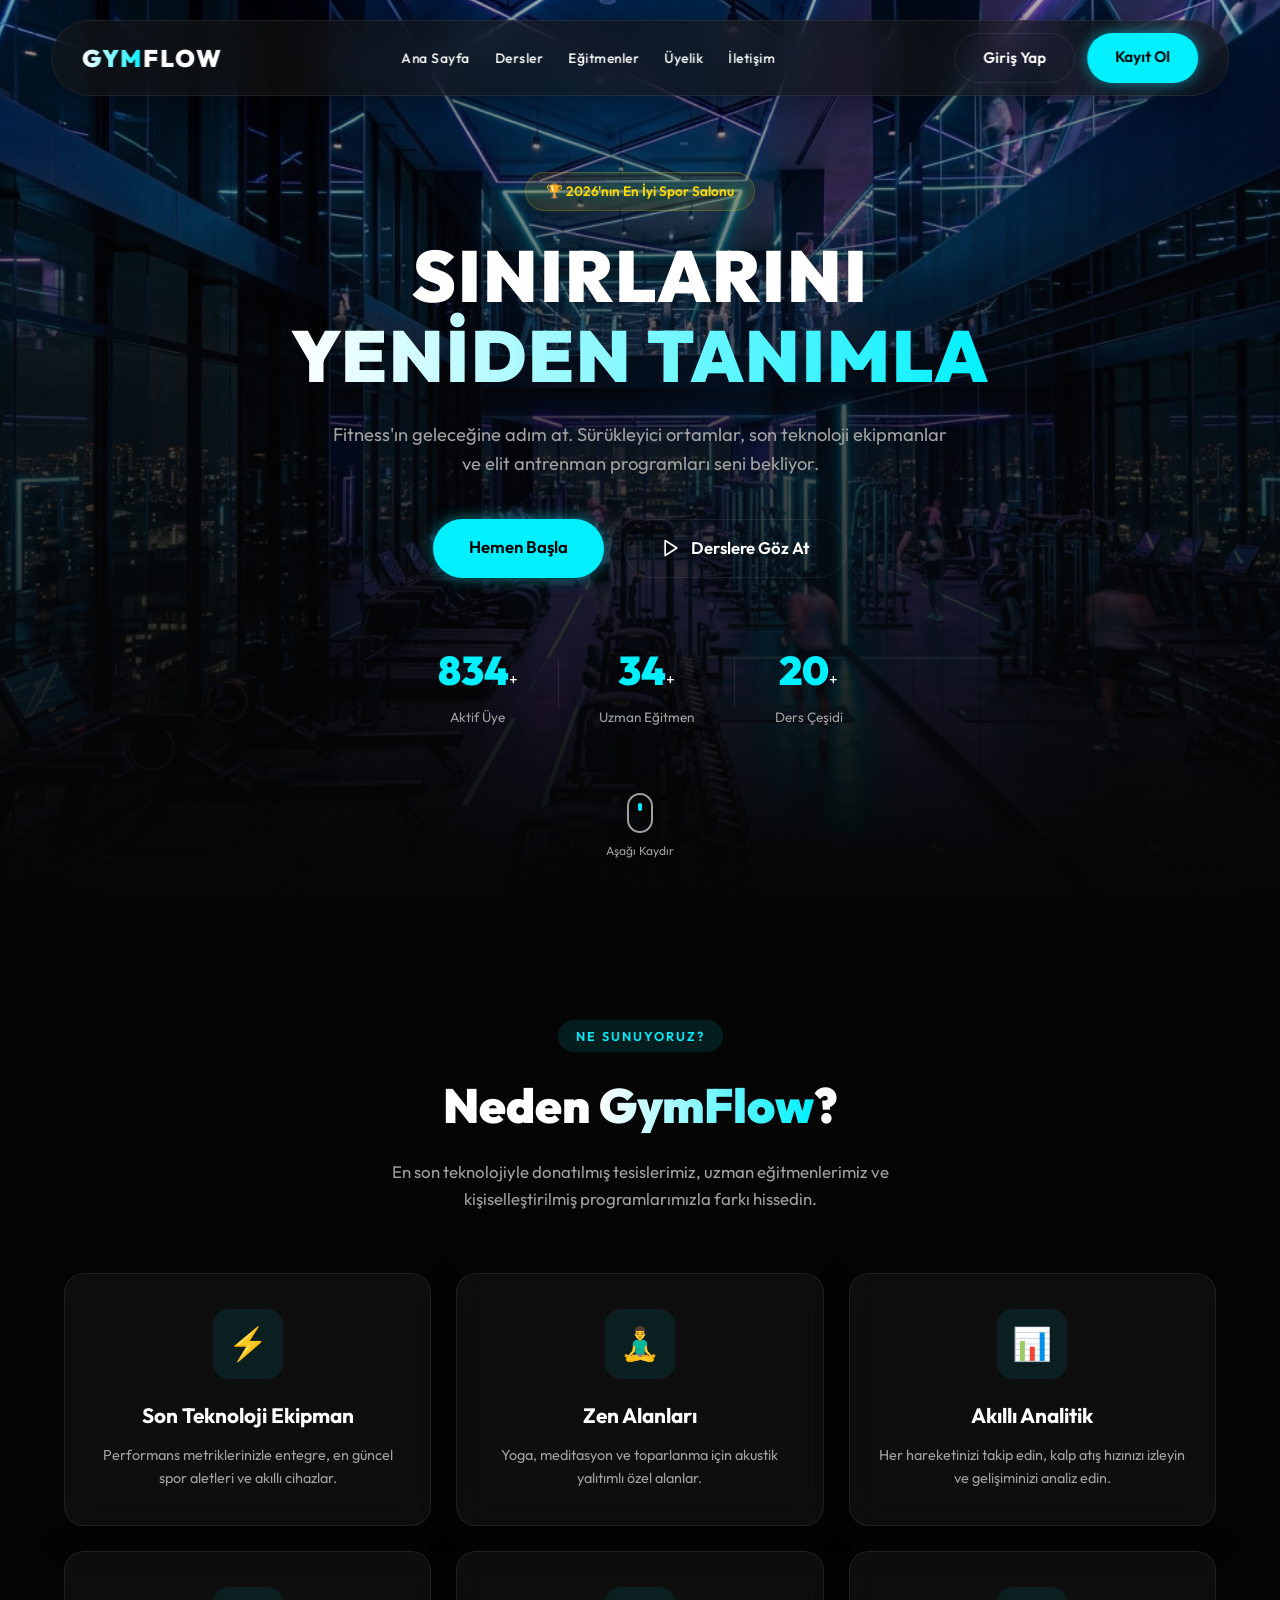
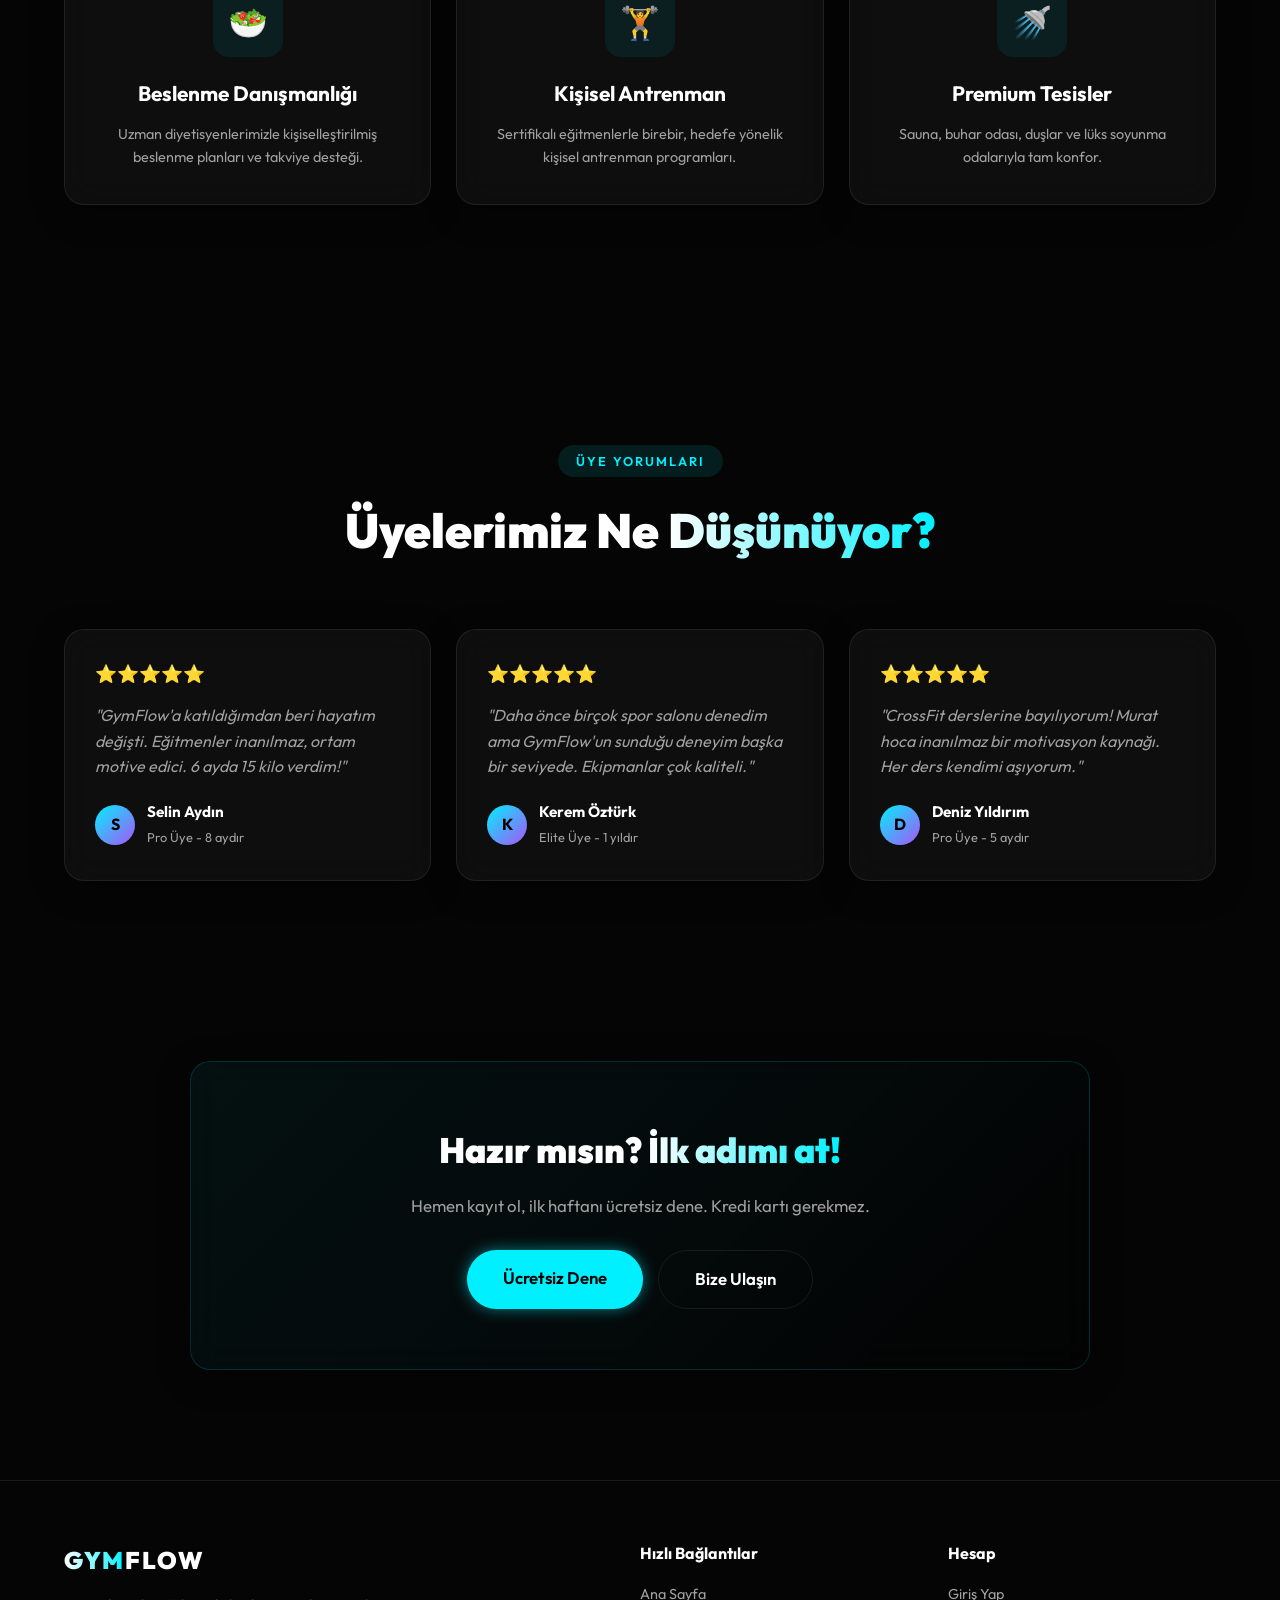
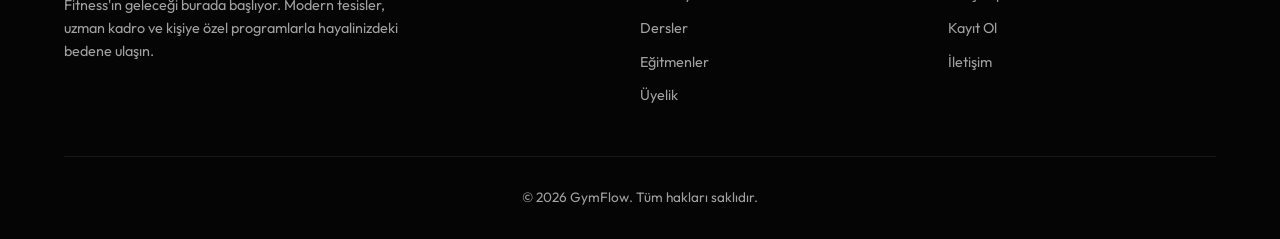
<file: index.html>
<!DOCTYPE html>
<html lang="tr">
<head>
  <meta charset="UTF-8">
  <meta name="viewport" content="width=device-width, initial-scale=1.0">
  <title>GymFlow - Geleceğin Spor Salonu</title>
  <meta name="description" content="GymFlow ile fitness'ın geleceğine adım atın. Premium ekipmanlar, sürükleyici ortam ve elit eğitmenler.">
  <link rel="stylesheet" href="css/styles.css">
</head>
<body>

  <!-- Navigation -->
  <nav class="navbar glass-panel">
    <div class="logo">
      <a href="index.html" style="text-decoration:none; color:inherit;">
        <span class="text-gradient">GYM</span>FLOW
      </a>
    </div>
    <ul class="nav-links">
      <li><a href="index.html">Ana Sayfa</a></li>
      <li><a href="classes.html">Dersler</a></li>
      <li><a href="trainers.html">Eğitmenler</a></li>
      <li><a href="pricing.html">Üyelik</a></li>
      <li><a href="contact.html">İletişim</a></li>
    </ul>
    <div class="nav-actions">
      <a href="login.html" class="btn btn-outline">Giriş Yap</a>
      <a href="register.html" class="btn btn-primary">Kayıt Ol</a>
    </div>
  </nav>

  <!-- Hero Section -->
  <section id="home" class="hero">
    <div class="hero-bg">
      <img src="assets/hero_bg.png" alt="Premium Spor Salonu" class="parallax-img">
      <div class="overlay"></div>
    </div>
    <div class="hero-content">
      <div class="hero-badge reveal-text">🏆 2026'nın En İyi Spor Salonu</div>
      <h1 class="hero-title reveal-text delay-1">Sınırlarını <br><span class="text-gradient">Yeniden Tanımla</span></h1>
      <p class="hero-subtitle reveal-text delay-2">Fitness'ın geleceğine adım at. Sürükleyici ortamlar, son teknoloji ekipmanlar ve elit antrenman programları seni bekliyor.</p>
      <div class="hero-cta reveal-text delay-3">
        <a href="register.html" class="btn btn-primary btn-lg">Hemen Başla</a>
        <a href="classes.html" class="btn btn-outline btn-lg play-btn">
          <svg viewBox="0 0 24 24" width="20" height="20" stroke="currentColor" stroke-width="2" fill="none" stroke-linecap="round" stroke-linejoin="round"><polygon points="5 3 19 12 5 21 5 3"></polygon></svg>
          Derslere Göz At
        </a>
      </div>
      <div class="hero-stats reveal-text delay-4">
        <div class="hero-stat">
          <span class="hero-stat-number" data-target="1200">0</span>+
          <span class="hero-stat-label">Aktif Üye</span>
        </div>
        <div class="hero-stat-divider"></div>
        <div class="hero-stat">
          <span class="hero-stat-number" data-target="50">0</span>+
          <span class="hero-stat-label">Uzman Eğitmen</span>
        </div>
        <div class="hero-stat-divider"></div>
        <div class="hero-stat">
          <span class="hero-stat-number" data-target="30">0</span>+
          <span class="hero-stat-label">Ders Çeşidi</span>
        </div>
      </div>
    </div>
    <div class="scroll-indicator">
      <div class="mouse"><div class="wheel"></div></div>
      <span>Aşağı Kaydır</span>
    </div>
  </section>

  <!-- Features Section -->
  <section id="features" class="features section">
    <div class="section-header">
      <span class="section-tag">NE SUNUYORUZ?</span>
      <h2 class="section-title">Neden <span class="text-gradient">GymFlow</span>?</h2>
      <p class="section-desc">En son teknolojiyle donatılmış tesislerimiz, uzman eğitmenlerimiz ve kişiselleştirilmiş programlarımızla farkı hissedin.</p>
    </div>
    <div class="feature-cards">
      <div class="card glass-panel reveal-card">
        <div class="card-icon-wrap"><div class="card-icon">⚡</div></div>
        <h3>Son Teknoloji Ekipman</h3>
        <p>Performans metriklerinizle entegre, en güncel spor aletleri ve akıllı cihazlar.</p>
      </div>
      <div class="card glass-panel reveal-card">
        <div class="card-icon-wrap"><div class="card-icon">🧘‍♂️</div></div>
        <h3>Zen Alanları</h3>
        <p>Yoga, meditasyon ve toparlanma için akustik yalıtımlı özel alanlar.</p>
      </div>
      <div class="card glass-panel reveal-card">
        <div class="card-icon-wrap"><div class="card-icon">📊</div></div>
        <h3>Akıllı Analitik</h3>
        <p>Her hareketinizi takip edin, kalp atış hızınızı izleyin ve gelişiminizi analiz edin.</p>
      </div>
      <div class="card glass-panel reveal-card">
        <div class="card-icon-wrap"><div class="card-icon">🥗</div></div>
        <h3>Beslenme Danışmanlığı</h3>
        <p>Uzman diyetisyenlerimizle kişiselleştirilmiş beslenme planları ve takviye desteği.</p>
      </div>
      <div class="card glass-panel reveal-card">
        <div class="card-icon-wrap"><div class="card-icon">🏋️</div></div>
        <h3>Kişisel Antrenman</h3>
        <p>Sertifikalı eğitmenlerle birebir, hedefe yönelik kişisel antrenman programları.</p>
      </div>
      <div class="card glass-panel reveal-card">
        <div class="card-icon-wrap"><div class="card-icon">🚿</div></div>
        <h3>Premium Tesisler</h3>
        <p>Sauna, buhar odası, duşlar ve lüks soyunma odalarıyla tam konfor.</p>
      </div>
    </div>
  </section>

  <!-- Testimonials Section -->
  <section id="testimonials" class="testimonials-section section">
    <div class="section-header">
      <span class="section-tag">ÜYE YORUMLARI</span>
      <h2 class="section-title">Üyelerimiz Ne <span class="text-gradient">Düşünüyor?</span></h2>
    </div>
    <div class="testimonials-slider">
      <div class="testimonial-card glass-panel reveal-card">
        <div class="testimonial-stars">⭐⭐⭐⭐⭐</div>
        <p class="testimonial-text">"GymFlow'a katıldığımdan beri hayatım değişti. Eğitmenler inanılmaz, ortam motive edici. 6 ayda 15 kilo verdim!"</p>
        <div class="testimonial-author">
          <div class="testimonial-avatar">S</div>
          <div><strong>Selin Aydın</strong><span>Pro Üye - 8 aydır</span></div>
        </div>
      </div>
      <div class="testimonial-card glass-panel reveal-card">
        <div class="testimonial-stars">⭐⭐⭐⭐⭐</div>
        <p class="testimonial-text">"Daha önce birçok spor salonu denedim ama GymFlow'un sunduğu deneyim başka bir seviyede. Ekipmanlar çok kaliteli."</p>
        <div class="testimonial-author">
          <div class="testimonial-avatar">K</div>
          <div><strong>Kerem Öztürk</strong><span>Elite Üye - 1 yıldır</span></div>
        </div>
      </div>
      <div class="testimonial-card glass-panel reveal-card">
        <div class="testimonial-stars">⭐⭐⭐⭐⭐</div>
        <p class="testimonial-text">"CrossFit derslerine bayılıyorum! Murat hoca inanılmaz bir motivasyon kaynağı. Her ders kendimi aşıyorum."</p>
        <div class="testimonial-author">
          <div class="testimonial-avatar">D</div>
          <div><strong>Deniz Yıldırım</strong><span>Pro Üye - 5 aydır</span></div>
        </div>
      </div>
    </div>
  </section>

  <!-- CTA Banner -->
  <section class="cta-banner section">
    <div class="cta-content glass-panel">
      <h2>Hazır mısın? <span class="text-gradient">İlk adımı at!</span></h2>
      <p>Hemen kayıt ol, ilk haftanı ücretsiz dene. Kredi kartı gerekmez.</p>
      <div class="cta-actions">
        <a href="register.html" class="btn btn-primary btn-lg">Ücretsiz Dene</a>
        <a href="contact.html" class="btn btn-outline btn-lg">Bize Ulaşın</a>
      </div>
    </div>
  </section>

  <!-- Footer -->
  <footer class="footer">
    <div class="footer-content">
      <div class="footer-brand">
        <div class="logo footer-logo"><span class="text-gradient">GYM</span>FLOW</div>
        <p>Fitness'ın geleceği burada başlıyor. Modern tesisler, uzman kadro ve kişiye özel programlarla hayalinizdeki bedene ulaşın.</p>
      </div>
      <div class="footer-links">
        <h4>Hızlı Bağlantılar</h4>
        <ul>
          <li><a href="index.html">Ana Sayfa</a></li>
          <li><a href="classes.html">Dersler</a></li>
          <li><a href="trainers.html">Eğitmenler</a></li>
          <li><a href="pricing.html">Üyelik</a></li>
        </ul>
      </div>
      <div class="footer-links">
        <h4>Hesap</h4>
        <ul>
          <li><a href="login.html">Giriş Yap</a></li>
          <li><a href="register.html">Kayıt Ol</a></li>
          <li><a href="contact.html">İletişim</a></li>
        </ul>
      </div>
    </div>
    <div class="footer-bottom">
      <p>&copy; 2026 GymFlow. Tüm hakları saklıdır.</p>
    </div>
  </footer>

  <script src="js/app.js"></script>
</body>
</html>
</file>
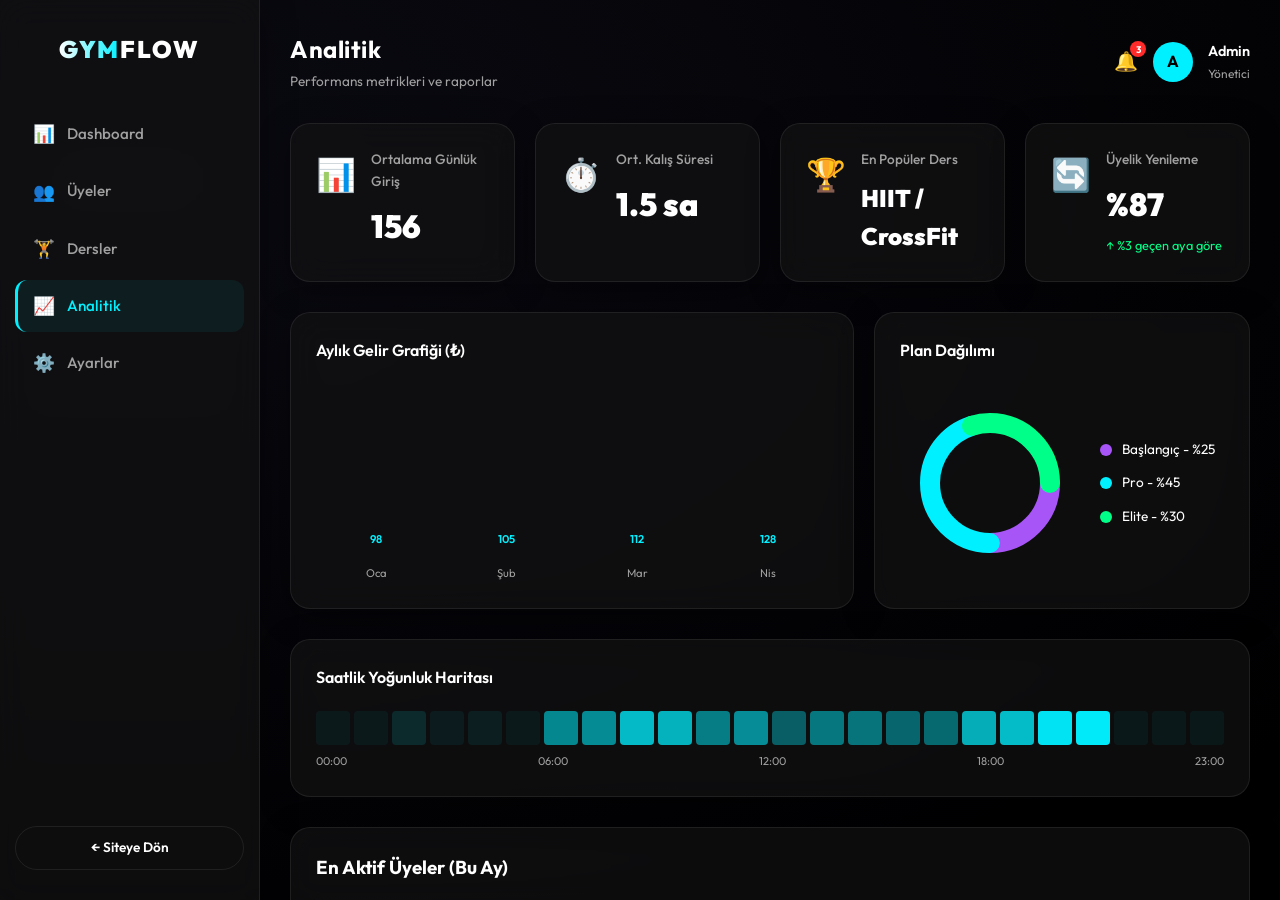
<file: admin-analytics.html>
<!DOCTYPE html>
<html lang="tr">
<head>
  <meta charset="UTF-8">
  <meta name="viewport" content="width=device-width, initial-scale=1.0">
  <title>GymFlow Admin - Analitik</title>
  <link rel="stylesheet" href="css/styles.css">
  <link rel="stylesheet" href="css/admin.css">
</head>
<body class="admin-body">

  <!-- Sidebar -->
  <aside class="sidebar glass-panel">
    <div class="logo sidebar-logo">
      <span class="text-gradient">GYM</span>FLOW
    </div>
    <ul class="sidebar-nav">
      <li><a href="admin.html"><span class="nav-icon">📊</span> Dashboard</a></li>
      <li><a href="admin-members.html"><span class="nav-icon">👥</span> Üyeler</a></li>
      <li><a href="admin-classes.html"><span class="nav-icon">🏋️</span> Dersler</a></li>
      <li class="active"><a href="admin-analytics.html"><span class="nav-icon">📈</span> Analitik</a></li>
      <li><a href="admin-settings.html"><span class="nav-icon">⚙️</span> Ayarlar</a></li>
    </ul>
    <div class="sidebar-footer">
      <a href="index.html" class="btn btn-outline sidebar-exit-btn">← Siteye Dön</a>
    </div>
  </aside>

  <!-- Main Content -->
  <main class="main-content">
    <header class="topbar">
      <div>
        <h2>Analitik</h2>
        <p class="topbar-sub">Performans metrikleri ve raporlar</p>
      </div>
      <div class="user-profile">
        <div class="notif-bell" title="Bildirimler">🔔<span class="notif-badge">3</span></div>
        <div class="avatar">A</div>
        <div class="user-info">
          <span class="user-name">Admin</span>
          <span class="user-role">Yönetici</span>
        </div>
      </div>
    </header>

    <!-- Stats -->
    <div class="stats-grid">
      <div class="stat-card glass-panel">
        <div class="stat-icon">📊</div>
        <div class="stat-body">
          <h3>Ortalama Günlük Giriş</h3>
          <div class="value">156</div>
        </div>
      </div>
      <div class="stat-card glass-panel">
        <div class="stat-icon">⏱️</div>
        <div class="stat-body">
          <h3>Ort. Kalış Süresi</h3>
          <div class="value">1.5 sa</div>
        </div>
      </div>
      <div class="stat-card glass-panel">
        <div class="stat-icon">🏆</div>
        <div class="stat-body">
          <h3>En Popüler Ders</h3>
          <div class="value" style="font-size:1.5rem;">HIIT / CrossFit</div>
        </div>
      </div>
      <div class="stat-card glass-panel">
        <div class="stat-icon">🔄</div>
        <div class="stat-body">
          <h3>Üyelik Yenileme</h3>
          <div class="value">%87</div>
          <div class="trend positive">↑ %3 geçen aya göre</div>
        </div>
      </div>
    </div>

    <!-- Charts -->
    <div class="dashboard-row">
      <div class="chart-container glass-panel">
        <h3>Aylık Gelir Grafiği (₺)</h3>
        <div class="bar-chart" id="revenueChart"></div>
      </div>
      <div class="chart-container glass-panel">
        <h3>Plan Dağılımı</h3>
        <div class="donut-chart-wrap" id="planChart"></div>
      </div>
    </div>

    <div class="dashboard-row">
      <div class="chart-container glass-panel full-width">
        <h3>Saatlik Yoğunluk Haritası</h3>
        <div class="heatmap" id="heatmap"></div>
      </div>
    </div>

    <!-- Top Members Table -->
    <div class="table-section glass-panel" style="margin-top: 10px;">
      <div class="table-header">
        <h3>En Aktif Üyeler (Bu Ay)</h3>
      </div>
      <div class="table-responsive">
        <table class="data-table">
          <thead>
            <tr>
              <th>Sıra</th><th>Ad Soyad</th><th>Giriş Sayısı</th><th>Ort. Süre</th><th>Plan</th>
            </tr>
          </thead>
          <tbody>
            <tr><td>🥇</td><td style="font-weight:500">Kerem Öztürk</td><td>28</td><td>2.1 sa</td><td><span class="badge badge-plan">Elite</span></td></tr>
            <tr><td>🥈</td><td style="font-weight:500">Selin Aydın</td><td>25</td><td>1.8 sa</td><td><span class="badge badge-plan">Pro</span></td></tr>
            <tr><td>🥉</td><td style="font-weight:500">Deniz Yıldırım</td><td>22</td><td>1.5 sa</td><td><span class="badge badge-plan">Elite</span></td></tr>
            <tr><td>4</td><td style="font-weight:500">Ahmet Yılmaz</td><td>20</td><td>2.0 sa</td><td><span class="badge badge-plan">Pro</span></td></tr>
            <tr><td>5</td><td style="font-weight:500">Elif Demir</td><td>18</td><td>1.3 sa</td><td><span class="badge badge-plan">Elite</span></td></tr>
          </tbody>
        </table>
      </div>
    </div>

  </main>

  <script src="js/admin.js"></script>
</body>
</html>
</file>
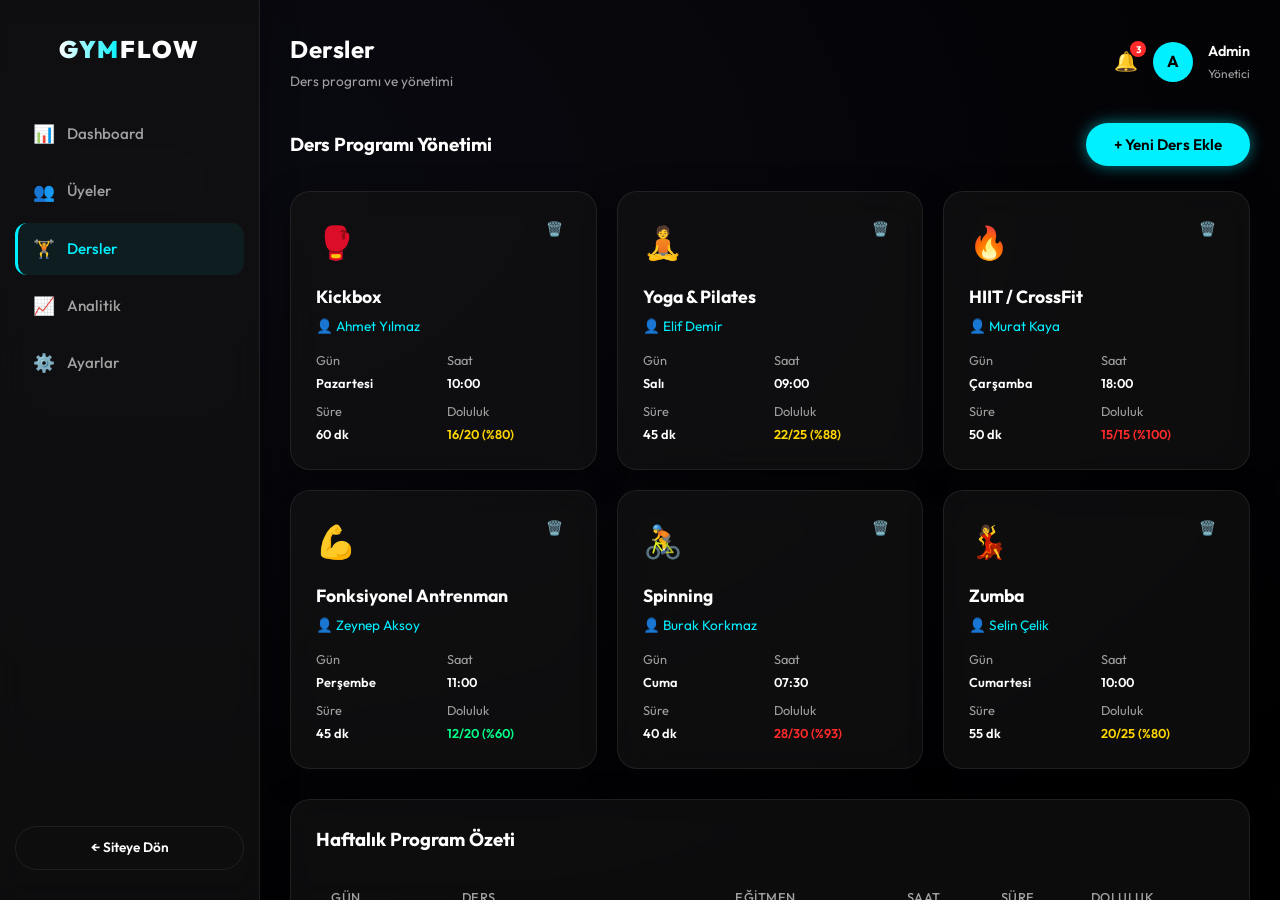
<file: admin-classes.html>
<!DOCTYPE html>
<html lang="tr">
<head>
  <meta charset="UTF-8">
  <meta name="viewport" content="width=device-width, initial-scale=1.0">
  <title>GymFlow Admin - Dersler</title>
  <link rel="stylesheet" href="css/styles.css">
  <link rel="stylesheet" href="css/admin.css">
</head>
<body class="admin-body">

  <!-- Sidebar -->
  <aside class="sidebar glass-panel">
    <div class="logo sidebar-logo">
      <span class="text-gradient">GYM</span>FLOW
    </div>
    <ul class="sidebar-nav">
      <li><a href="admin.html"><span class="nav-icon">📊</span> Dashboard</a></li>
      <li><a href="admin-members.html"><span class="nav-icon">👥</span> Üyeler</a></li>
      <li class="active"><a href="admin-classes.html"><span class="nav-icon">🏋️</span> Dersler</a></li>
      <li><a href="admin-analytics.html"><span class="nav-icon">📈</span> Analitik</a></li>
      <li><a href="admin-settings.html"><span class="nav-icon">⚙️</span> Ayarlar</a></li>
    </ul>
    <div class="sidebar-footer">
      <a href="index.html" class="btn btn-outline sidebar-exit-btn">← Siteye Dön</a>
    </div>
  </aside>

  <!-- Main Content -->
  <main class="main-content">
    <header class="topbar">
      <div>
        <h2>Dersler</h2>
        <p class="topbar-sub">Ders programı ve yönetimi</p>
      </div>
      <div class="user-profile">
        <div class="notif-bell" title="Bildirimler">🔔<span class="notif-badge">3</span></div>
        <div class="avatar">A</div>
        <div class="user-info">
          <span class="user-name">Admin</span>
          <span class="user-role">Yönetici</span>
        </div>
      </div>
    </header>

    <!-- Toolbar -->
    <div class="page-toolbar">
      <h3>Ders Programı Yönetimi</h3>
      <button id="openAddClassModal" class="btn btn-primary">+ Yeni Ders Ekle</button>
    </div>

    <!-- Classes Grid -->
    <div class="classes-admin-grid" id="classesGrid"></div>

    <!-- Schedule Table -->
    <div class="table-section glass-panel" style="margin-top: 30px;">
      <div class="table-header">
        <h3>Haftalık Program Özeti</h3>
      </div>
      <div class="table-responsive">
        <table class="data-table">
          <thead>
            <tr>
              <th>Gün</th><th>Ders</th><th>Eğitmen</th><th>Saat</th><th>Süre</th><th>Doluluk</th>
            </tr>
          </thead>
          <tbody id="scheduleTableBody"></tbody>
        </table>
      </div>
    </div>
  </main>

  <!-- Add Class Modal -->
  <div id="addClassModal" class="modal">
    <div class="modal-content glass-panel">
      <span class="close-modal" data-modal="addClassModal">&times;</span>
      <h2>Yeni Ders Ekle</h2>
      <form id="addClassForm">
        <div class="form-group">
          <label for="className">Ders Adı</label>
          <input type="text" id="className" required placeholder="Örn: Yoga">
        </div>
        <div class="form-group">
          <label for="classTrainer">Eğitmen</label>
          <input type="text" id="classTrainer" required placeholder="Elif Demir">
        </div>
        <div class="form-row-settings">
          <div class="form-group">
            <label for="classDay">Gün</label>
            <select id="classDay" required>
              <option>Pazartesi</option><option>Salı</option><option>Çarşamba</option>
              <option>Perşembe</option><option>Cuma</option><option>Cumartesi</option><option>Pazar</option>
            </select>
          </div>
          <div class="form-group">
            <label for="classTime">Saat</label>
            <input type="time" id="classTime" required value="10:00">
          </div>
        </div>
        <div class="form-row-settings">
          <div class="form-group">
            <label for="classDuration">Süre (dk)</label>
            <input type="number" id="classDuration" required value="60">
          </div>
          <div class="form-group">
            <label for="classCapacity">Kapasite</label>
            <input type="number" id="classCapacity" required value="20">
          </div>
        </div>
        <button type="submit" class="btn btn-primary" style="width:100%; margin-top:10px;">Ders Ekle</button>
      </form>
    </div>
  </div>

  <script src="js/admin.js"></script>
</body>
</html>
</file>
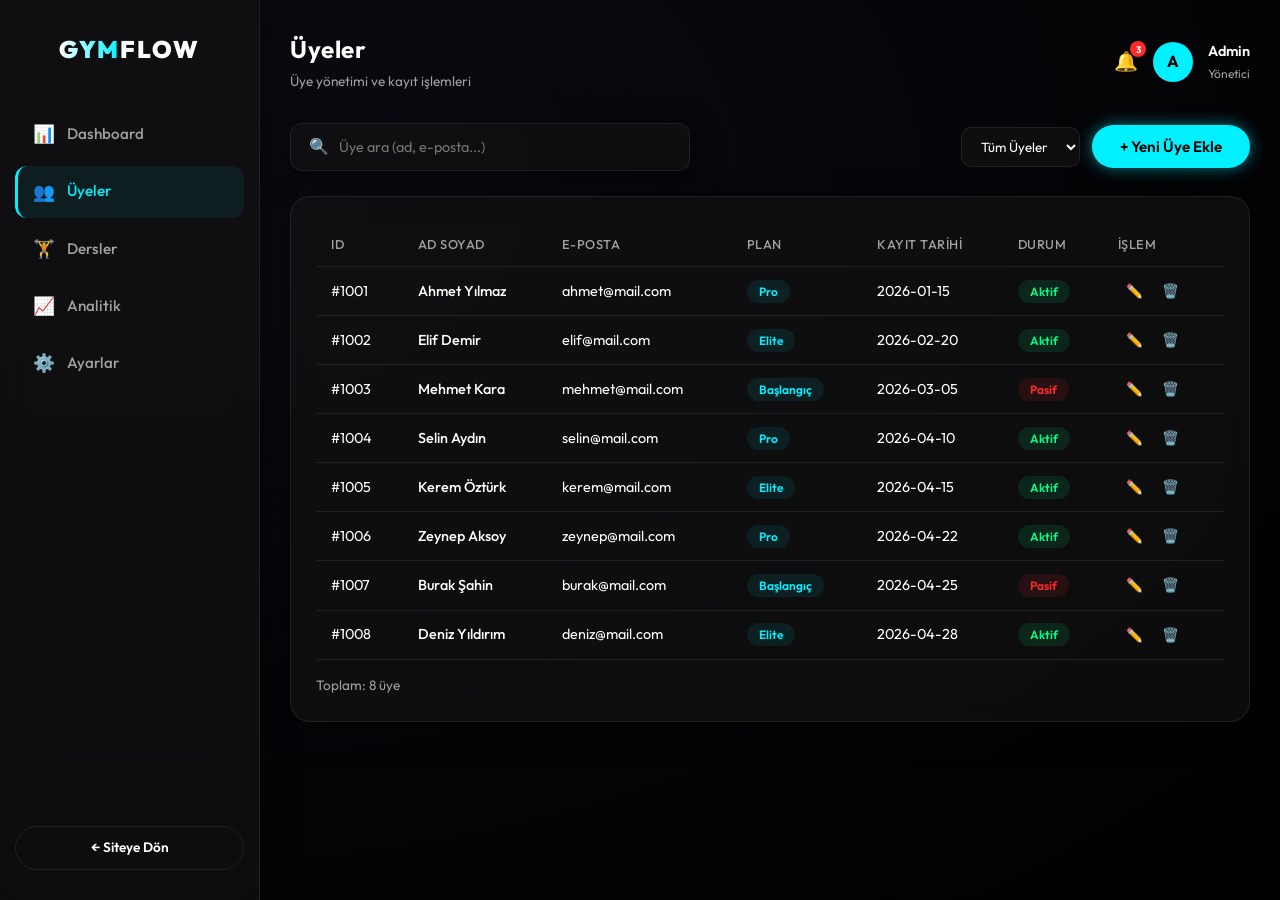
<file: admin-members.html>
<!DOCTYPE html>
<html lang="tr">
<head>
  <meta charset="UTF-8">
  <meta name="viewport" content="width=device-width, initial-scale=1.0">
  <title>GymFlow Admin - Üyeler</title>
  <link rel="stylesheet" href="css/styles.css">
  <link rel="stylesheet" href="css/admin.css">
</head>
<body class="admin-body">

  <!-- Sidebar -->
  <aside class="sidebar glass-panel">
    <div class="logo sidebar-logo">
      <span class="text-gradient">GYM</span>FLOW
    </div>
    <ul class="sidebar-nav">
      <li><a href="admin.html"><span class="nav-icon">📊</span> Dashboard</a></li>
      <li class="active"><a href="admin-members.html"><span class="nav-icon">👥</span> Üyeler</a></li>
      <li><a href="admin-classes.html"><span class="nav-icon">🏋️</span> Dersler</a></li>
      <li><a href="admin-analytics.html"><span class="nav-icon">📈</span> Analitik</a></li>
      <li><a href="admin-settings.html"><span class="nav-icon">⚙️</span> Ayarlar</a></li>
    </ul>
    <div class="sidebar-footer">
      <a href="index.html" class="btn btn-outline sidebar-exit-btn">← Siteye Dön</a>
    </div>
  </aside>

  <!-- Main Content -->
  <main class="main-content">
    <header class="topbar">
      <div>
        <h2>Üyeler</h2>
        <p class="topbar-sub">Üye yönetimi ve kayıt işlemleri</p>
      </div>
      <div class="user-profile">
        <div class="notif-bell" title="Bildirimler">🔔<span class="notif-badge">3</span></div>
        <div class="avatar">A</div>
        <div class="user-info">
          <span class="user-name">Admin</span>
          <span class="user-role">Yönetici</span>
        </div>
      </div>
    </header>

    <!-- Toolbar -->
    <div class="page-toolbar">
      <div class="search-box glass-panel">
        <span>🔍</span>
        <input type="text" id="memberSearch" placeholder="Üye ara (ad, e-posta...)">
      </div>
      <div class="toolbar-actions">
        <select id="memberFilter" class="filter-select">
          <option value="all">Tüm Üyeler</option>
          <option value="Active">Aktif</option>
          <option value="Inactive">Pasif</option>
        </select>
        <button id="openAddMemberModal" class="btn btn-primary">+ Yeni Üye Ekle</button>
      </div>
    </div>

    <!-- Members Table -->
    <div class="table-section glass-panel">
      <div class="table-responsive">
        <table class="data-table">
          <thead>
            <tr>
              <th>ID</th><th>Ad Soyad</th><th>E-posta</th><th>Plan</th><th>Kayıt Tarihi</th><th>Durum</th><th>İşlem</th>
            </tr>
          </thead>
          <tbody id="memberTableBody"></tbody>
        </table>
      </div>
      <div class="table-footer">
        <span id="memberCount">Toplam: 0 üye</span>
      </div>
    </div>
  </main>

  <!-- Add Member Modal -->
  <div id="addMemberModal" class="modal">
    <div class="modal-content glass-panel">
      <span class="close-modal" data-modal="addMemberModal">&times;</span>
      <h2>Yeni Üye Ekle</h2>
      <form id="addMemberForm">
        <div class="form-group">
          <label for="memberName">Ad Soyad</label>
          <input type="text" id="memberName" required placeholder="Ahmet Yılmaz">
        </div>
        <div class="form-group">
          <label for="memberEmail">E-posta</label>
          <input type="email" id="memberEmail" required placeholder="ahmet@mail.com">
        </div>
        <div class="form-group">
          <label for="memberPhone">Telefon</label>
          <input type="tel" id="memberPhone" placeholder="0555 123 45 67">
        </div>
        <div class="form-group">
          <label for="memberPlan">Üyelik Planı</label>
          <select id="memberPlan" required>
            <option value="Başlangıç">Başlangıç (₺499/ay)</option>
            <option value="Pro" selected>Pro (₺899/ay)</option>
            <option value="Elite">Elite (₺1.499/ay)</option>
          </select>
        </div>
        <button type="submit" class="btn btn-primary" style="width:100%; margin-top:10px;">Üye Kaydet</button>
      </form>
    </div>
  </div>

  <script src="js/admin.js"></script>
</body>
</html>
</file>
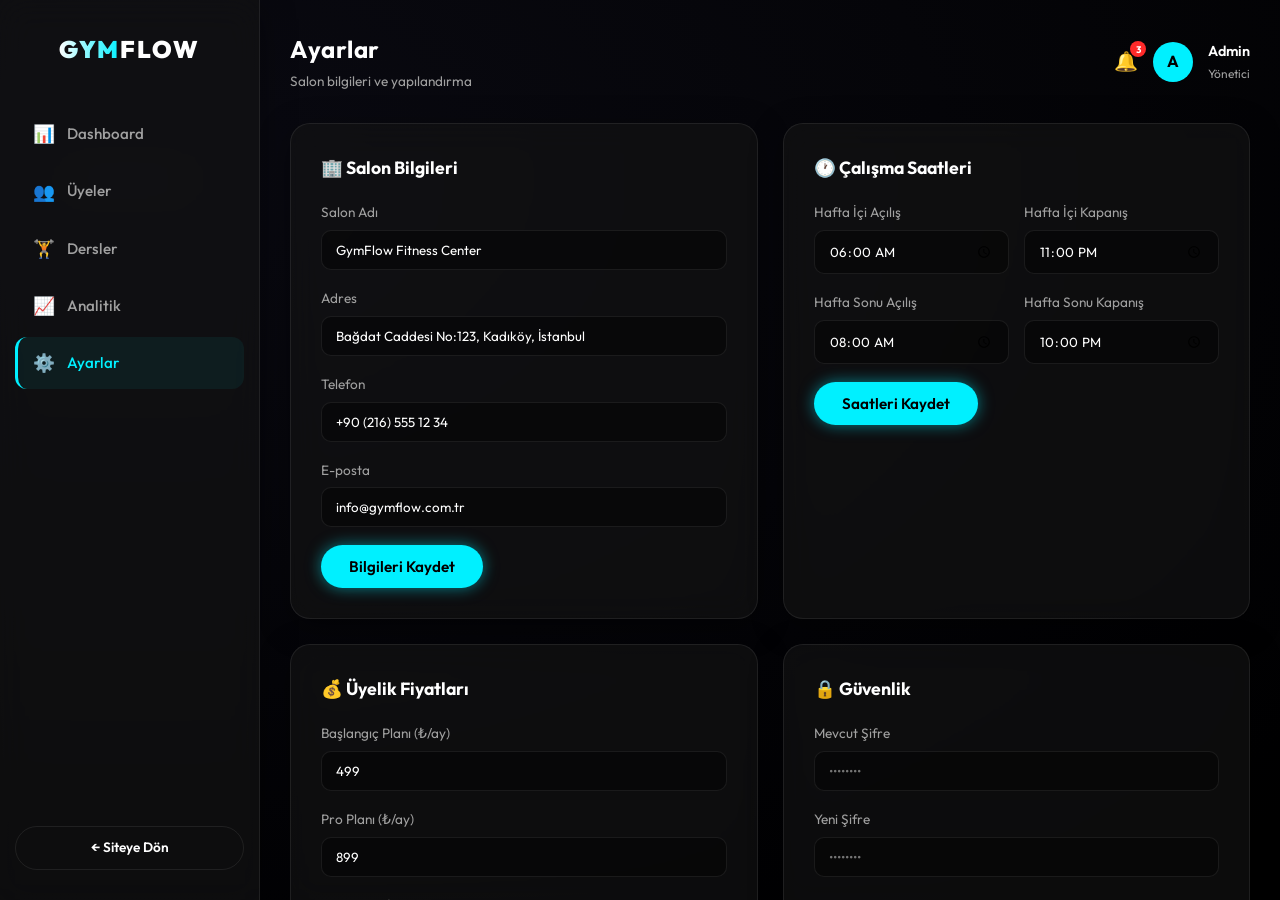
<file: admin-settings.html>
<!DOCTYPE html>
<html lang="tr">
<head>
  <meta charset="UTF-8">
  <meta name="viewport" content="width=device-width, initial-scale=1.0">
  <title>GymFlow Admin - Ayarlar</title>
  <link rel="stylesheet" href="css/styles.css">
  <link rel="stylesheet" href="css/admin.css">
</head>
<body class="admin-body">

  <!-- Sidebar -->
  <aside class="sidebar glass-panel">
    <div class="logo sidebar-logo">
      <span class="text-gradient">GYM</span>FLOW
    </div>
    <ul class="sidebar-nav">
      <li><a href="admin.html"><span class="nav-icon">📊</span> Dashboard</a></li>
      <li><a href="admin-members.html"><span class="nav-icon">👥</span> Üyeler</a></li>
      <li><a href="admin-classes.html"><span class="nav-icon">🏋️</span> Dersler</a></li>
      <li><a href="admin-analytics.html"><span class="nav-icon">📈</span> Analitik</a></li>
      <li class="active"><a href="admin-settings.html"><span class="nav-icon">⚙️</span> Ayarlar</a></li>
    </ul>
    <div class="sidebar-footer">
      <a href="index.html" class="btn btn-outline sidebar-exit-btn">← Siteye Dön</a>
    </div>
  </aside>

  <!-- Main Content -->
  <main class="main-content">
    <header class="topbar">
      <div>
        <h2>Ayarlar</h2>
        <p class="topbar-sub">Salon bilgileri ve yapılandırma</p>
      </div>
      <div class="user-profile">
        <div class="notif-bell" title="Bildirimler">🔔<span class="notif-badge">3</span></div>
        <div class="avatar">A</div>
        <div class="user-info">
          <span class="user-name">Admin</span>
          <span class="user-role">Yönetici</span>
        </div>
      </div>
    </header>

    <!-- Settings Grid -->
    <div class="settings-grid">
      <div class="settings-card glass-panel">
        <h3>🏢 Salon Bilgileri</h3>
        <form id="gymInfoForm">
          <div class="form-group">
            <label for="gymName">Salon Adı</label>
            <input type="text" value="GymFlow Fitness Center" id="gymName">
          </div>
          <div class="form-group">
            <label for="gymAddress">Adres</label>
            <input type="text" value="Bağdat Caddesi No:123, Kadıköy, İstanbul" id="gymAddress">
          </div>
          <div class="form-group">
            <label for="gymPhone">Telefon</label>
            <input type="text" value="+90 (216) 555 12 34" id="gymPhone">
          </div>
          <div class="form-group">
            <label for="gymEmail">E-posta</label>
            <input type="email" value="info@gymflow.com.tr" id="gymEmail">
          </div>
          <button type="submit" class="btn btn-primary">Bilgileri Kaydet</button>
        </form>
      </div>

      <div class="settings-card glass-panel">
        <h3>🕐 Çalışma Saatleri</h3>
        <form id="hoursForm">
          <div class="form-row-settings">
            <div class="form-group">
              <label for="weekdayOpen">Hafta İçi Açılış</label>
              <input type="time" value="06:00" id="weekdayOpen">
            </div>
            <div class="form-group">
              <label for="weekdayClose">Hafta İçi Kapanış</label>
              <input type="time" value="23:00" id="weekdayClose">
            </div>
          </div>
          <div class="form-row-settings">
            <div class="form-group">
              <label for="weekendOpen">Hafta Sonu Açılış</label>
              <input type="time" value="08:00" id="weekendOpen">
            </div>
            <div class="form-group">
              <label for="weekendClose">Hafta Sonu Kapanış</label>
              <input type="time" value="22:00" id="weekendClose">
            </div>
          </div>
          <button type="submit" class="btn btn-primary">Saatleri Kaydet</button>
        </form>
      </div>

      <div class="settings-card glass-panel">
        <h3>💰 Üyelik Fiyatları</h3>
        <form id="pricingForm">
          <div class="form-group">
            <label for="priceBasic">Başlangıç Planı (₺/ay)</label>
            <input type="number" value="499" id="priceBasic">
          </div>
          <div class="form-group">
            <label for="pricePro">Pro Planı (₺/ay)</label>
            <input type="number" value="899" id="pricePro">
          </div>
          <div class="form-group">
            <label for="priceElite">Elite Planı (₺/ay)</label>
            <input type="number" value="1499" id="priceElite">
          </div>
          <button type="submit" class="btn btn-primary">Fiyatları Güncelle</button>
        </form>
      </div>

      <div class="settings-card glass-panel">
        <h3>🔒 Güvenlik</h3>
        <form id="securityForm">
          <div class="form-group">
            <label for="currentPass">Mevcut Şifre</label>
            <input type="password" placeholder="••••••••" id="currentPass">
          </div>
          <div class="form-group">
            <label for="newPass">Yeni Şifre</label>
            <input type="password" placeholder="••••••••" id="newPass">
          </div>
          <div class="form-group">
            <label for="confirmPass">Yeni Şifre (Tekrar)</label>
            <input type="password" placeholder="••••••••" id="confirmPass">
          </div>
          <button type="submit" class="btn btn-primary">Şifreyi Değiştir</button>
        </form>
      </div>
    </div>
  </main>

  <script src="js/admin.js"></script>
</body>
</html>
</file>
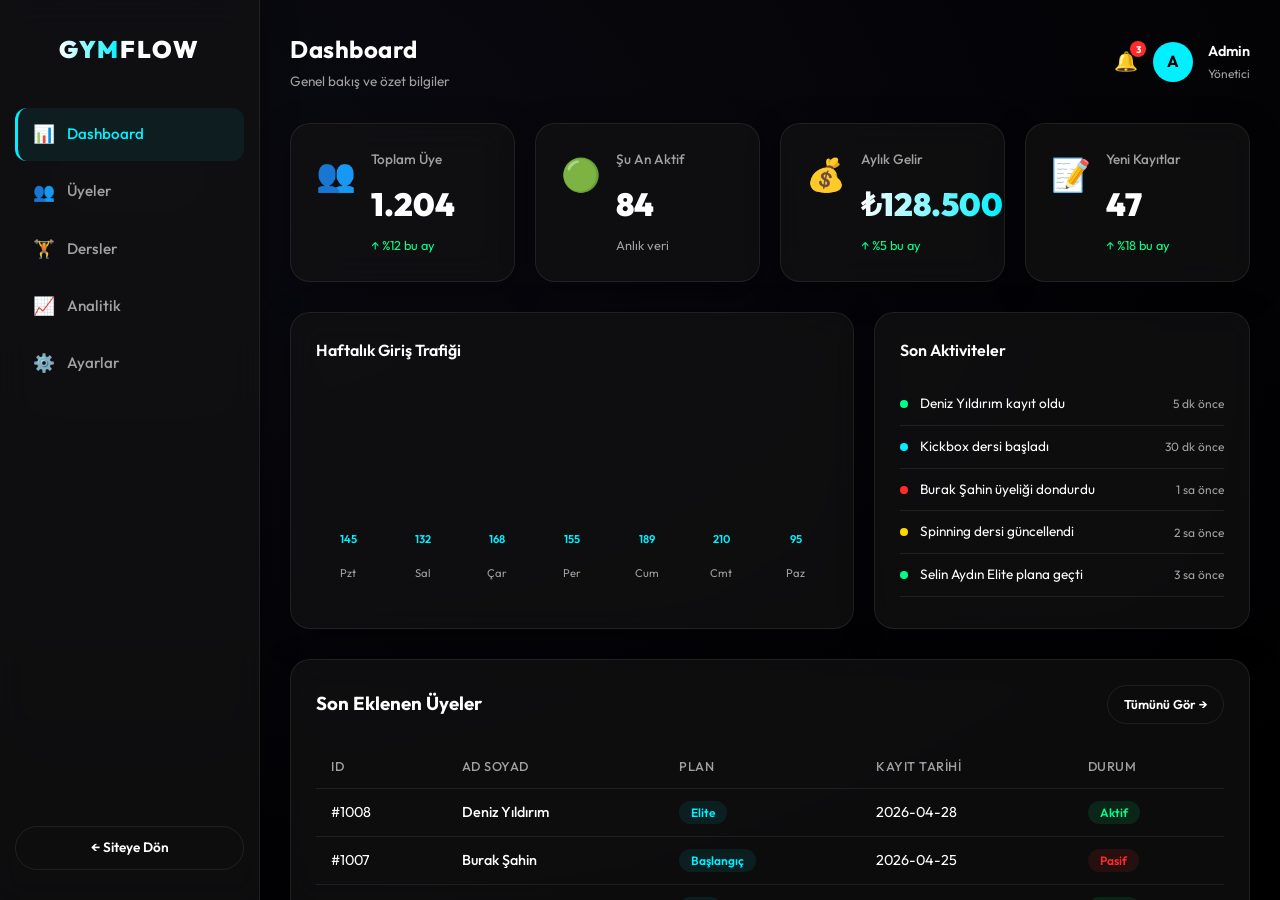
<file: admin.html>
<!DOCTYPE html>
<html lang="tr">
<head>
  <meta charset="UTF-8">
  <meta name="viewport" content="width=device-width, initial-scale=1.0">
  <title>GymFlow Admin - Dashboard</title>
  <link rel="stylesheet" href="css/styles.css">
  <link rel="stylesheet" href="css/admin.css">
</head>
<body class="admin-body">

  <!-- Sidebar -->
  <aside class="sidebar glass-panel">
    <div class="logo sidebar-logo">
      <span class="text-gradient">GYM</span>FLOW
    </div>
    <ul class="sidebar-nav">
      <li class="active"><a href="admin.html"><span class="nav-icon">📊</span> Dashboard</a></li>
      <li><a href="admin-members.html"><span class="nav-icon">👥</span> Üyeler</a></li>
      <li><a href="admin-classes.html"><span class="nav-icon">🏋️</span> Dersler</a></li>
      <li><a href="admin-analytics.html"><span class="nav-icon">📈</span> Analitik</a></li>
      <li><a href="admin-settings.html"><span class="nav-icon">⚙️</span> Ayarlar</a></li>
    </ul>
    <div class="sidebar-footer">
      <a href="index.html" class="btn btn-outline sidebar-exit-btn">← Siteye Dön</a>
    </div>
  </aside>

  <!-- Main Content -->
  <main class="main-content">
    <header class="topbar">
      <div>
        <h2>Dashboard</h2>
        <p class="topbar-sub">Genel bakış ve özet bilgiler</p>
      </div>
      <div class="user-profile">
        <div class="notif-bell" title="Bildirimler">🔔<span class="notif-badge">3</span></div>
        <div class="avatar">A</div>
        <div class="user-info">
          <span class="user-name">Admin</span>
          <span class="user-role">Yönetici</span>
        </div>
      </div>
    </header>

    <!-- Stats -->
    <div class="stats-grid">
      <div class="stat-card glass-panel">
        <div class="stat-icon">👥</div>
        <div class="stat-body">
          <h3>Toplam Üye</h3>
          <div class="value" id="totalMembers">1.204</div>
          <div class="trend positive">↑ %12 bu ay</div>
        </div>
      </div>
      <div class="stat-card glass-panel">
        <div class="stat-icon">🟢</div>
        <div class="stat-body">
          <h3>Şu An Aktif</h3>
          <div class="value" id="activeNow">84</div>
          <div class="trend neutral">Anlık veri</div>
        </div>
      </div>
      <div class="stat-card glass-panel">
        <div class="stat-icon">💰</div>
        <div class="stat-body">
          <h3>Aylık Gelir</h3>
          <div class="value text-gradient">₺128.500</div>
          <div class="trend positive">↑ %5 bu ay</div>
        </div>
      </div>
      <div class="stat-card glass-panel">
        <div class="stat-icon">📝</div>
        <div class="stat-body">
          <h3>Yeni Kayıtlar</h3>
          <div class="value">47</div>
          <div class="trend positive">↑ %18 bu ay</div>
        </div>
      </div>
    </div>

    <!-- Charts Row -->
    <div class="dashboard-row">
      <div class="chart-container glass-panel">
        <h3>Haftalık Giriş Trafiği</h3>
        <div class="bar-chart" id="weeklyChart"></div>
      </div>
      <div class="recent-activity glass-panel">
        <h3>Son Aktiviteler</h3>
        <div class="activity-list" id="activityList"></div>
      </div>
    </div>

    <!-- Quick Members Table -->
    <div class="table-section glass-panel">
      <div class="table-header">
        <h3>Son Eklenen Üyeler</h3>
        <a href="admin-members.html" class="btn btn-outline btn-sm">Tümünü Gör →</a>
      </div>
      <div class="table-responsive">
        <table class="data-table">
          <thead>
            <tr>
              <th>ID</th><th>Ad Soyad</th><th>Plan</th><th>Kayıt Tarihi</th><th>Durum</th>
            </tr>
          </thead>
          <tbody id="dashboardTableBody"></tbody>
        </table>
      </div>
    </div>

  </main>

  <script src="js/admin.js"></script>
</body>
</html>
</file>
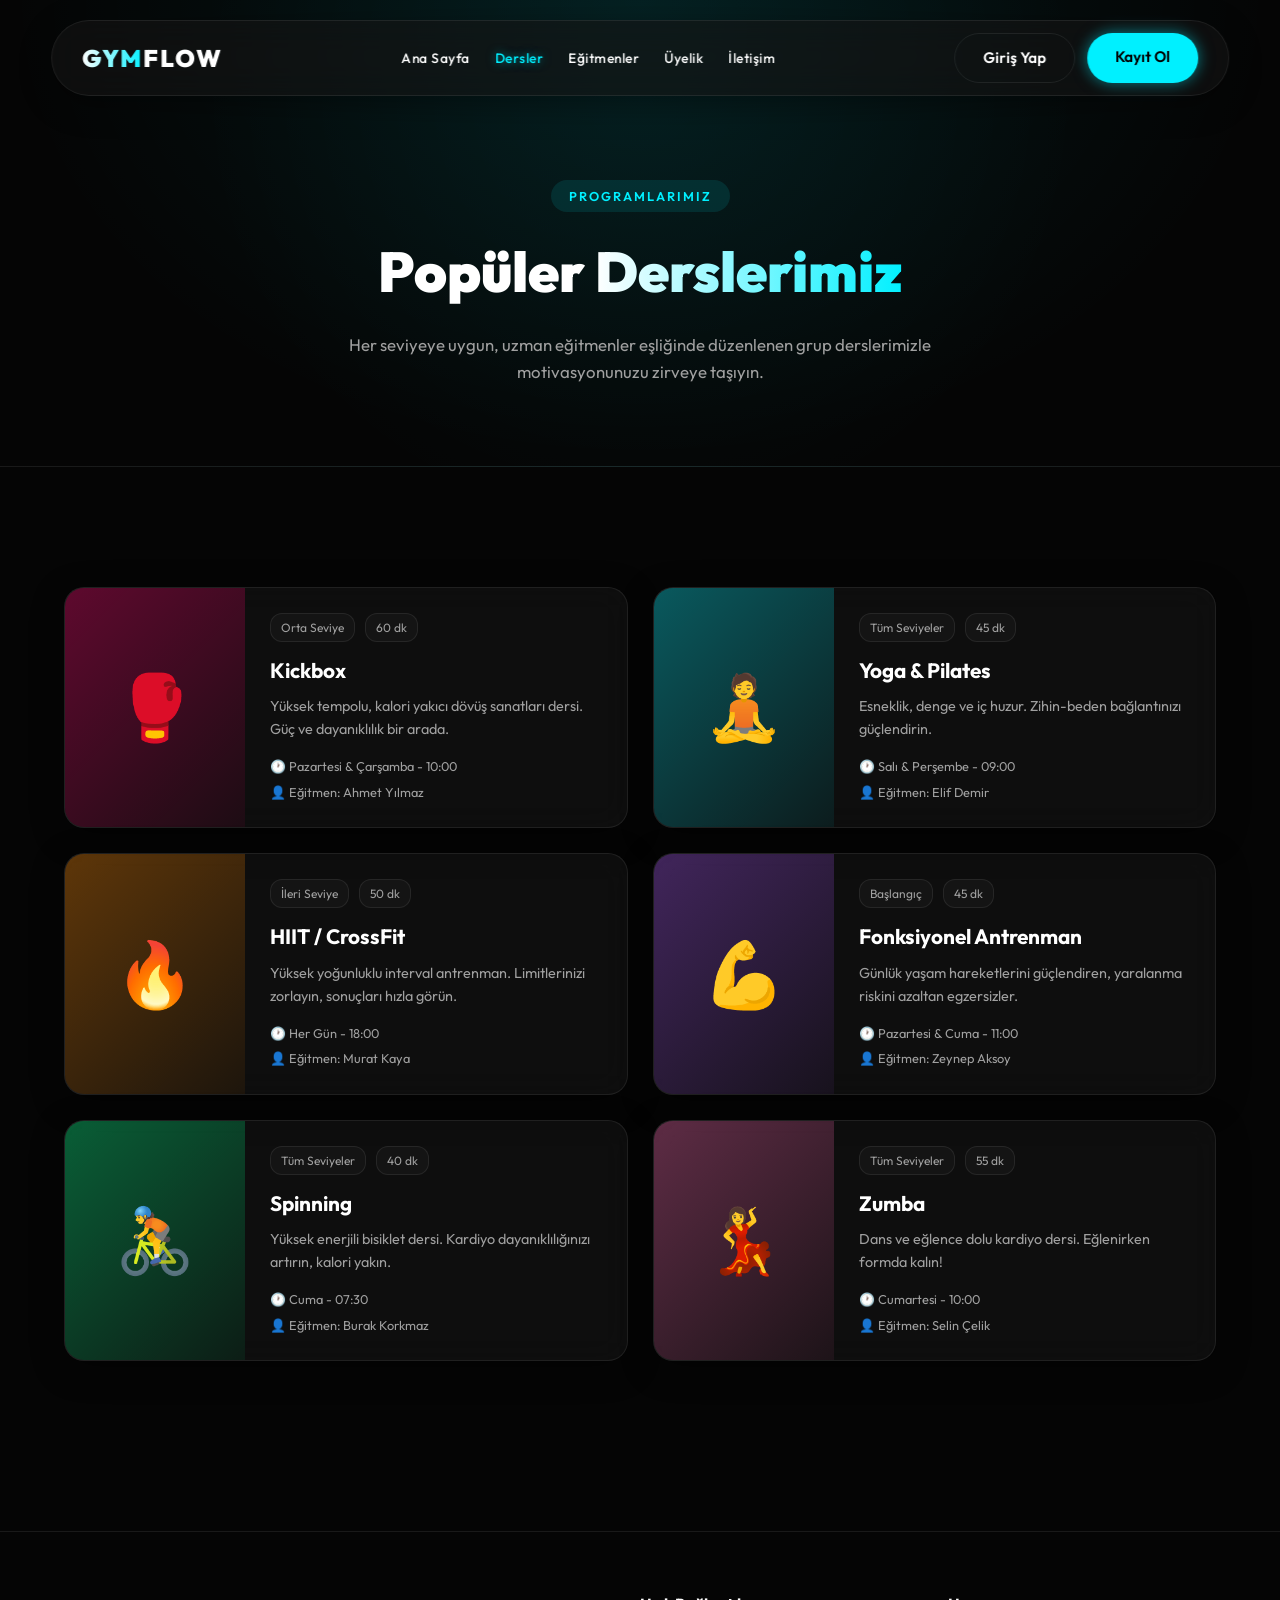
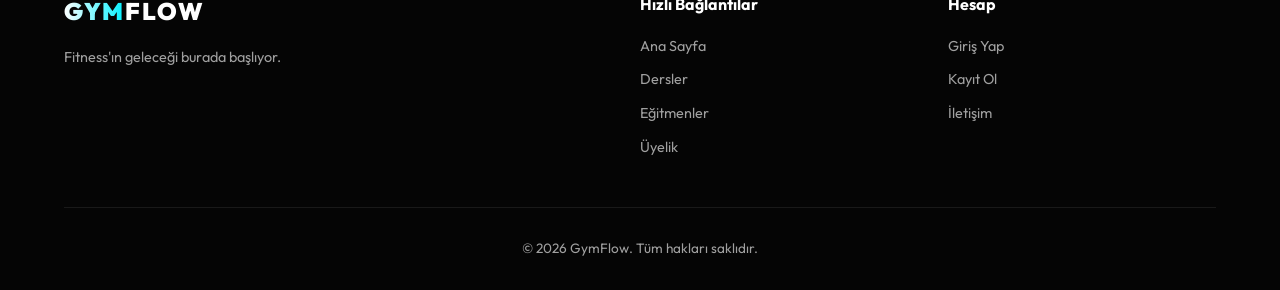
<file: classes.html>
<!DOCTYPE html>
<html lang="tr">
<head>
  <meta charset="UTF-8">
  <meta name="viewport" content="width=device-width, initial-scale=1.0">
  <title>GymFlow - Dersler</title>
  <meta name="description" content="GymFlow'un sunduğu tüm ders programları. Kickbox, Yoga, HIIT, CrossFit ve daha fazlası.">
  <link rel="stylesheet" href="css/styles.css">
</head>
<body>

  <!-- Navigation -->
  <nav class="navbar glass-panel">
    <div class="logo">
      <a href="index.html" style="text-decoration:none; color:inherit;">
        <span class="text-gradient">GYM</span>FLOW
      </a>
    </div>
    <ul class="nav-links">
      <li><a href="index.html">Ana Sayfa</a></li>
      <li><a href="classes.html" class="active-link">Dersler</a></li>
      <li><a href="trainers.html">Eğitmenler</a></li>
      <li><a href="pricing.html">Üyelik</a></li>
      <li><a href="contact.html">İletişim</a></li>
    </ul>
    <div class="nav-actions">
      <a href="login.html" class="btn btn-outline">Giriş Yap</a>
      <a href="register.html" class="btn btn-primary">Kayıt Ol</a>
    </div>
  </nav>

  <!-- Page Header -->
  <section class="page-hero">
    <div class="page-hero-overlay"></div>
    <div class="page-hero-content">
      <span class="section-tag">PROGRAMLARIMIZ</span>
      <h1 class="page-hero-title">Popüler <span class="text-gradient">Derslerimiz</span></h1>
      <p class="page-hero-desc">Her seviyeye uygun, uzman eğitmenler eşliğinde düzenlenen grup derslerimizle motivasyonunuzu zirveye taşıyın.</p>
    </div>
  </section>

  <!-- Classes Grid -->
  <section class="section">
    <div class="classes-grid">
      <div class="class-card glass-panel reveal-card">
        <div class="class-card-img" style="background: linear-gradient(135deg, #ff006e55, #ff006e11);">
          <span class="class-emoji">🥊</span>
        </div>
        <div class="class-card-body">
          <div class="class-meta">
            <span class="class-level">Orta Seviye</span>
            <span class="class-duration">60 dk</span>
          </div>
          <h3>Kickbox</h3>
          <p>Yüksek tempolu, kalori yakıcı dövüş sanatları dersi. Güç ve dayanıklılık bir arada.</p>
          <div class="class-schedule">
            <span>🕐 Pazartesi & Çarşamba - 10:00</span>
            <span>👤 Eğitmen: Ahmet Yılmaz</span>
          </div>
        </div>
      </div>
      <div class="class-card glass-panel reveal-card">
        <div class="class-card-img" style="background: linear-gradient(135deg, #00f0ff55, #00f0ff11);">
          <span class="class-emoji">🧘</span>
        </div>
        <div class="class-card-body">
          <div class="class-meta">
            <span class="class-level">Tüm Seviyeler</span>
            <span class="class-duration">45 dk</span>
          </div>
          <h3>Yoga & Pilates</h3>
          <p>Esneklik, denge ve iç huzur. Zihin-beden bağlantınızı güçlendirin.</p>
          <div class="class-schedule">
            <span>🕐 Salı & Perşembe - 09:00</span>
            <span>👤 Eğitmen: Elif Demir</span>
          </div>
        </div>
      </div>
      <div class="class-card glass-panel reveal-card">
        <div class="class-card-img" style="background: linear-gradient(135deg, #ff880055, #ff880011);">
          <span class="class-emoji">🔥</span>
        </div>
        <div class="class-card-body">
          <div class="class-meta">
            <span class="class-level">İleri Seviye</span>
            <span class="class-duration">50 dk</span>
          </div>
          <h3>HIIT / CrossFit</h3>
          <p>Yüksek yoğunluklu interval antrenman. Limitlerinizi zorlayın, sonuçları hızla görün.</p>
          <div class="class-schedule">
            <span>🕐 Her Gün - 18:00</span>
            <span>👤 Eğitmen: Murat Kaya</span>
          </div>
        </div>
      </div>
      <div class="class-card glass-panel reveal-card">
        <div class="class-card-img" style="background: linear-gradient(135deg, #a855f755, #a855f711);">
          <span class="class-emoji">💪</span>
        </div>
        <div class="class-card-body">
          <div class="class-meta">
            <span class="class-level">Başlangıç</span>
            <span class="class-duration">45 dk</span>
          </div>
          <h3>Fonksiyonel Antrenman</h3>
          <p>Günlük yaşam hareketlerini güçlendiren, yaralanma riskini azaltan egzersizler.</p>
          <div class="class-schedule">
            <span>🕐 Pazartesi & Cuma - 11:00</span>
            <span>👤 Eğitmen: Zeynep Aksoy</span>
          </div>
        </div>
      </div>
      <div class="class-card glass-panel reveal-card">
        <div class="class-card-img" style="background: linear-gradient(135deg, #00ff8855, #00ff8811);">
          <span class="class-emoji">🚴</span>
        </div>
        <div class="class-card-body">
          <div class="class-meta">
            <span class="class-level">Tüm Seviyeler</span>
            <span class="class-duration">40 dk</span>
          </div>
          <h3>Spinning</h3>
          <p>Yüksek enerjili bisiklet dersi. Kardiyo dayanıklılığınızı artırın, kalori yakın.</p>
          <div class="class-schedule">
            <span>🕐 Cuma - 07:30</span>
            <span>👤 Eğitmen: Burak Korkmaz</span>
          </div>
        </div>
      </div>
      <div class="class-card glass-panel reveal-card">
        <div class="class-card-img" style="background: linear-gradient(135deg, #ff69b455, #ff69b411);">
          <span class="class-emoji">💃</span>
        </div>
        <div class="class-card-body">
          <div class="class-meta">
            <span class="class-level">Tüm Seviyeler</span>
            <span class="class-duration">55 dk</span>
          </div>
          <h3>Zumba</h3>
          <p>Dans ve eğlence dolu kardiyo dersi. Eğlenirken formda kalın!</p>
          <div class="class-schedule">
            <span>🕐 Cumartesi - 10:00</span>
            <span>👤 Eğitmen: Selin Çelik</span>
          </div>
        </div>
      </div>
    </div>
  </section>

  <!-- Footer -->
  <footer class="footer">
    <div class="footer-content">
      <div class="footer-brand">
        <div class="logo footer-logo"><span class="text-gradient">GYM</span>FLOW</div>
        <p>Fitness'ın geleceği burada başlıyor.</p>
      </div>
      <div class="footer-links">
        <h4>Hızlı Bağlantılar</h4>
        <ul>
          <li><a href="index.html">Ana Sayfa</a></li>
          <li><a href="classes.html">Dersler</a></li>
          <li><a href="trainers.html">Eğitmenler</a></li>
          <li><a href="pricing.html">Üyelik</a></li>
        </ul>
      </div>
      <div class="footer-links">
        <h4>Hesap</h4>
        <ul>
          <li><a href="login.html">Giriş Yap</a></li>
          <li><a href="register.html">Kayıt Ol</a></li>
          <li><a href="contact.html">İletişim</a></li>
        </ul>
      </div>
    </div>
    <div class="footer-bottom">
      <p>&copy; 2026 GymFlow. Tüm hakları saklıdır.</p>
    </div>
  </footer>

  <script src="js/app.js"></script>
</body>
</html>
</file>
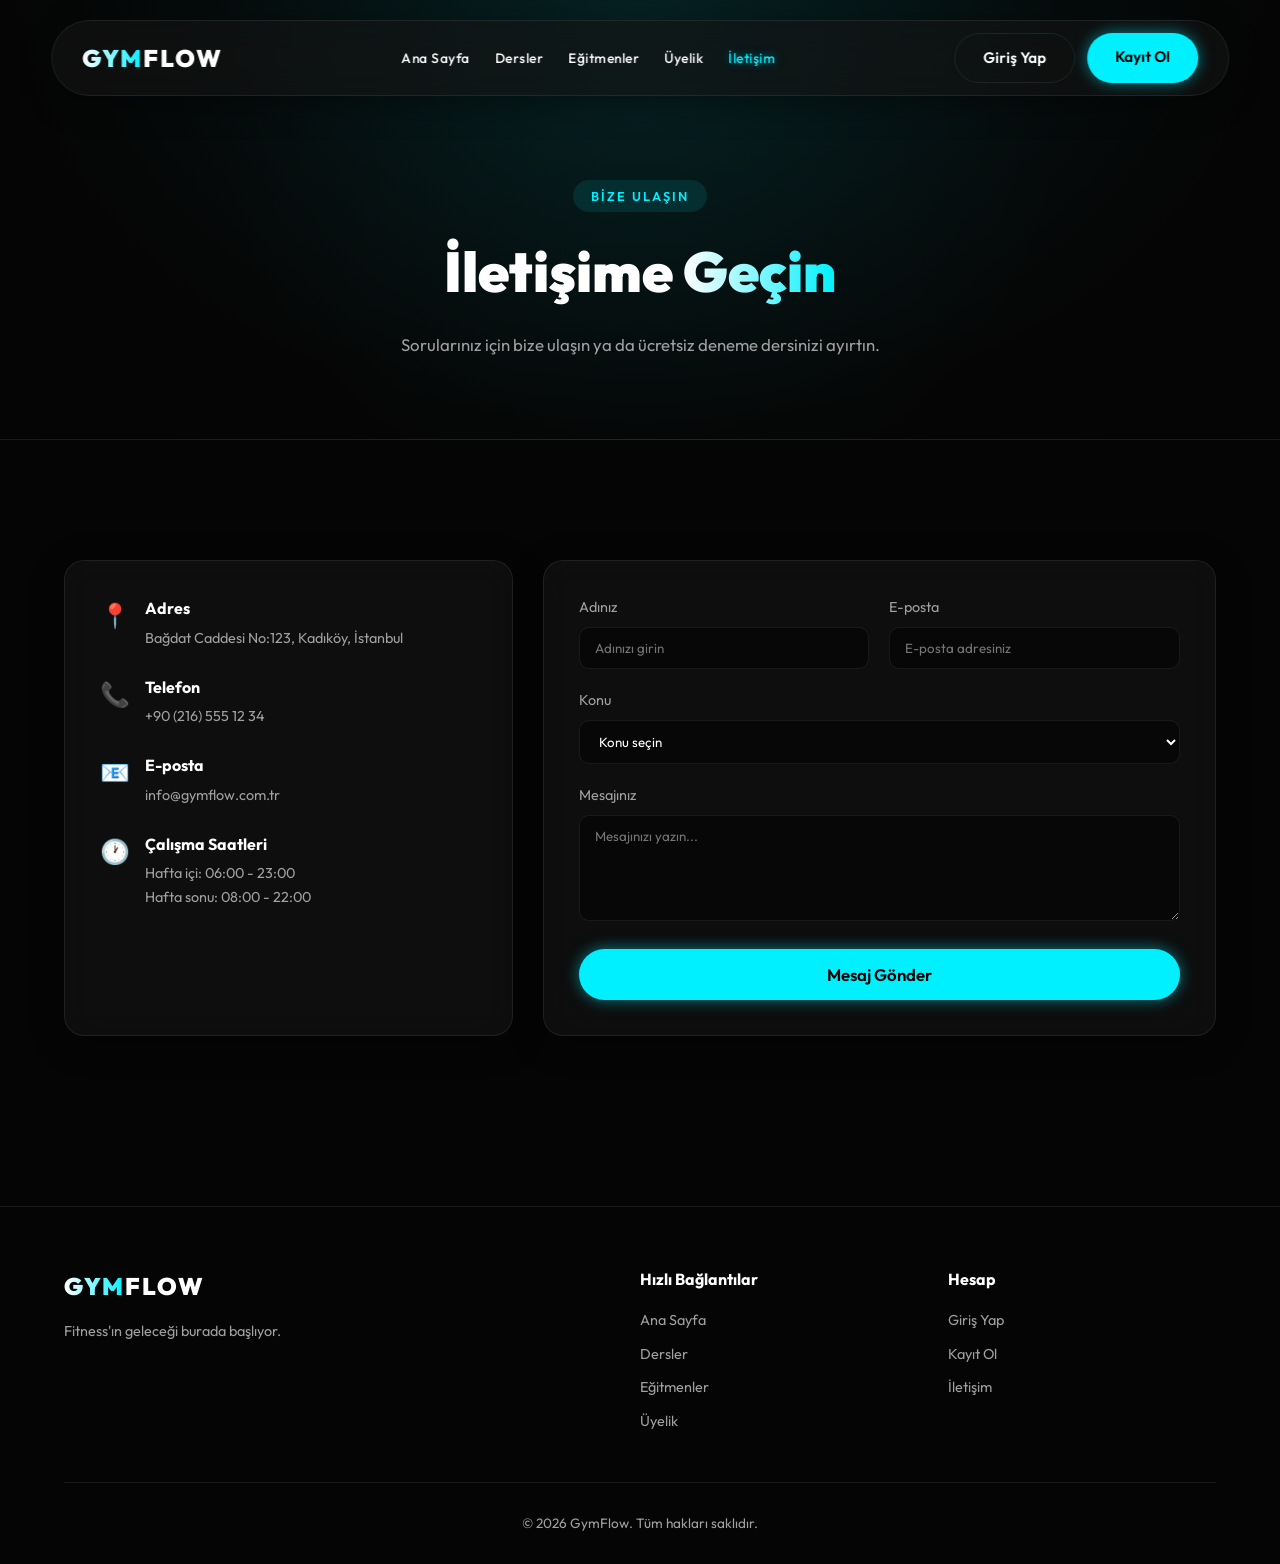
<file: contact.html>
<!DOCTYPE html>
<html lang="tr">
<head>
  <meta charset="UTF-8">
  <meta name="viewport" content="width=device-width, initial-scale=1.0">
  <title>GymFlow - İletişim</title>
  <meta name="description" content="GymFlow ile iletişime geçin. Sorularınız için bize ulaşın veya ücretsiz deneme dersi ayırtın.">
  <link rel="stylesheet" href="css/styles.css">
</head>
<body>

  <!-- Navigation -->
  <nav class="navbar glass-panel">
    <div class="logo">
      <a href="index.html" style="text-decoration:none; color:inherit;">
        <span class="text-gradient">GYM</span>FLOW
      </a>
    </div>
    <ul class="nav-links">
      <li><a href="index.html">Ana Sayfa</a></li>
      <li><a href="classes.html">Dersler</a></li>
      <li><a href="trainers.html">Eğitmenler</a></li>
      <li><a href="pricing.html">Üyelik</a></li>
      <li><a href="contact.html" class="active-link">İletişim</a></li>
    </ul>
    <div class="nav-actions">
      <a href="login.html" class="btn btn-outline">Giriş Yap</a>
      <a href="register.html" class="btn btn-primary">Kayıt Ol</a>
    </div>
  </nav>

  <!-- Page Header -->
  <section class="page-hero">
    <div class="page-hero-overlay"></div>
    <div class="page-hero-content">
      <span class="section-tag">BİZE ULAŞIN</span>
      <h1 class="page-hero-title">İletişime <span class="text-gradient">Geçin</span></h1>
      <p class="page-hero-desc">Sorularınız için bize ulaşın ya da ücretsiz deneme dersinizi ayırtın.</p>
    </div>
  </section>

  <!-- Contact Content -->
  <section class="section">
    <div class="contact-grid">
      <div class="contact-info glass-panel reveal-card">
        <div class="contact-item">
          <div class="contact-icon">📍</div>
          <div>
            <h4>Adres</h4>
            <p>Bağdat Caddesi No:123, Kadıköy, İstanbul</p>
          </div>
        </div>
        <div class="contact-item">
          <div class="contact-icon">📞</div>
          <div>
            <h4>Telefon</h4>
            <p>+90 (216) 555 12 34</p>
          </div>
        </div>
        <div class="contact-item">
          <div class="contact-icon">📧</div>
          <div>
            <h4>E-posta</h4>
            <p>info@gymflow.com.tr</p>
          </div>
        </div>
        <div class="contact-item">
          <div class="contact-icon">🕐</div>
          <div>
            <h4>Çalışma Saatleri</h4>
            <p>Hafta içi: 06:00 - 23:00<br>Hafta sonu: 08:00 - 22:00</p>
          </div>
        </div>
      </div>
      <form class="contact-form glass-panel reveal-card" id="contactForm">
        <div class="form-row">
          <div class="form-group">
            <label for="contactName">Adınız</label>
            <input type="text" id="contactName" placeholder="Adınızı girin" required>
          </div>
          <div class="form-group">
            <label for="contactEmail">E-posta</label>
            <input type="email" id="contactEmail" placeholder="E-posta adresiniz" required>
          </div>
        </div>
        <div class="form-group">
          <label for="contactSubject">Konu</label>
          <select id="contactSubject">
            <option value="">Konu seçin</option>
            <option>Üyelik Bilgisi</option>
            <option>Ücretsiz Deneme</option>
            <option>Kişisel Antrenman</option>
            <option>Diğer</option>
          </select>
        </div>
        <div class="form-group">
          <label for="contactMessage">Mesajınız</label>
          <textarea id="contactMessage" rows="5" placeholder="Mesajınızı yazın..." required></textarea>
        </div>
        <button type="submit" class="btn btn-primary btn-lg" style="width:100%;">Mesaj Gönder</button>
      </form>
    </div>
  </section>

  <!-- Footer -->
  <footer class="footer">
    <div class="footer-content">
      <div class="footer-brand">
        <div class="logo footer-logo"><span class="text-gradient">GYM</span>FLOW</div>
        <p>Fitness'ın geleceği burada başlıyor.</p>
      </div>
      <div class="footer-links">
        <h4>Hızlı Bağlantılar</h4>
        <ul>
          <li><a href="index.html">Ana Sayfa</a></li>
          <li><a href="classes.html">Dersler</a></li>
          <li><a href="trainers.html">Eğitmenler</a></li>
          <li><a href="pricing.html">Üyelik</a></li>
        </ul>
      </div>
      <div class="footer-links">
        <h4>Hesap</h4>
        <ul>
          <li><a href="login.html">Giriş Yap</a></li>
          <li><a href="register.html">Kayıt Ol</a></li>
          <li><a href="contact.html">İletişim</a></li>
        </ul>
      </div>
    </div>
    <div class="footer-bottom">
      <p>&copy; 2026 GymFlow. Tüm hakları saklıdır.</p>
    </div>
  </footer>

  <script src="js/app.js"></script>
</body>
</html>
</file>
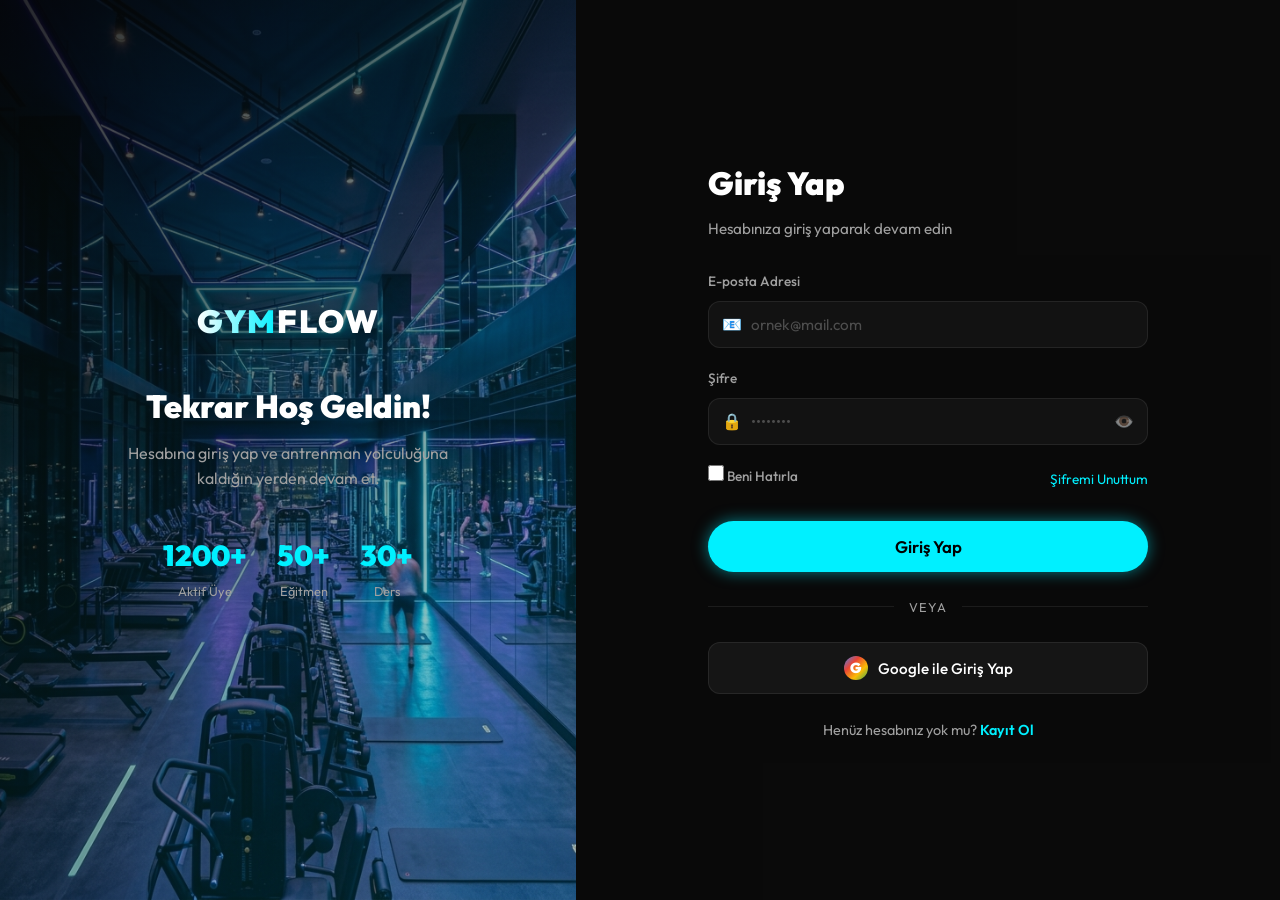
<file: login.html>
<!DOCTYPE html>
<html lang="tr">
<head>
  <meta charset="UTF-8">
  <meta name="viewport" content="width=device-width, initial-scale=1.0">
  <title>GymFlow - Giriş Yap</title>
  <link rel="stylesheet" href="css/styles.css">
  <link rel="stylesheet" href="css/auth.css">
</head>
<body class="auth-body">

  <div class="auth-container">
    <!-- Left Panel - Branding -->
    <div class="auth-branding">
      <div class="auth-branding-overlay"></div>
      <img src="assets/hero_bg.png" alt="" class="auth-branding-img">
      <div class="auth-branding-content">
        <a href="index.html" class="logo auth-logo">
          <span class="text-gradient">GYM</span>FLOW
        </a>
        <h2>Tekrar Hoş Geldin!</h2>
        <p>Hesabına giriş yap ve antrenman yolculuğuna kaldığın yerden devam et.</p>
        <div class="auth-branding-stats">
          <div class="auth-brand-stat">
            <span>1200+</span>
            <small>Aktif Üye</small>
          </div>
          <div class="auth-brand-stat">
            <span>50+</span>
            <small>Eğitmen</small>
          </div>
          <div class="auth-brand-stat">
            <span>30+</span>
            <small>Ders</small>
          </div>
        </div>
      </div>
    </div>

    <!-- Right Panel - Form -->
    <div class="auth-form-panel">
      <div class="auth-form-wrapper">
        <div class="auth-form-header">
          <h1>Giriş Yap</h1>
          <p>Hesabınıza giriş yaparak devam edin</p>
        </div>

        <form id="loginForm" class="auth-form">
          <div class="form-group">
            <label for="loginEmail">E-posta Adresi</label>
            <div class="input-icon-wrap">
              <span class="input-icon">📧</span>
              <input type="email" id="loginEmail" placeholder="ornek@mail.com" required>
            </div>
          </div>

          <div class="form-group">
            <label for="loginPassword">Şifre</label>
            <div class="input-icon-wrap">
              <span class="input-icon">🔒</span>
              <input type="password" id="loginPassword" placeholder="••••••••" required>
              <button type="button" class="password-toggle" onclick="togglePassword('loginPassword', this)">👁️</button>
            </div>
          </div>

          <div class="form-options">
            <label class="checkbox-label">
              <input type="checkbox" id="rememberMe">
              <span class="checkmark"></span>
              Beni Hatırla
            </label>
            <a href="#" class="forgot-link">Şifremi Unuttum</a>
          </div>

          <button type="submit" class="btn btn-primary btn-lg auth-submit">Giriş Yap</button>

          <div class="auth-divider">
            <span>veya</span>
          </div>

          <button type="button" class="btn btn-social google-btn">
            <span class="social-icon">G</span>
            Google ile Giriş Yap
          </button>

          <div class="auth-footer">
            <p>Henüz hesabınız yok mu? <a href="register.html">Kayıt Ol</a></p>
          </div>
        </form>
      </div>
    </div>
  </div>

  <script src="js/auth.js"></script>
</body>
</html>
</file>
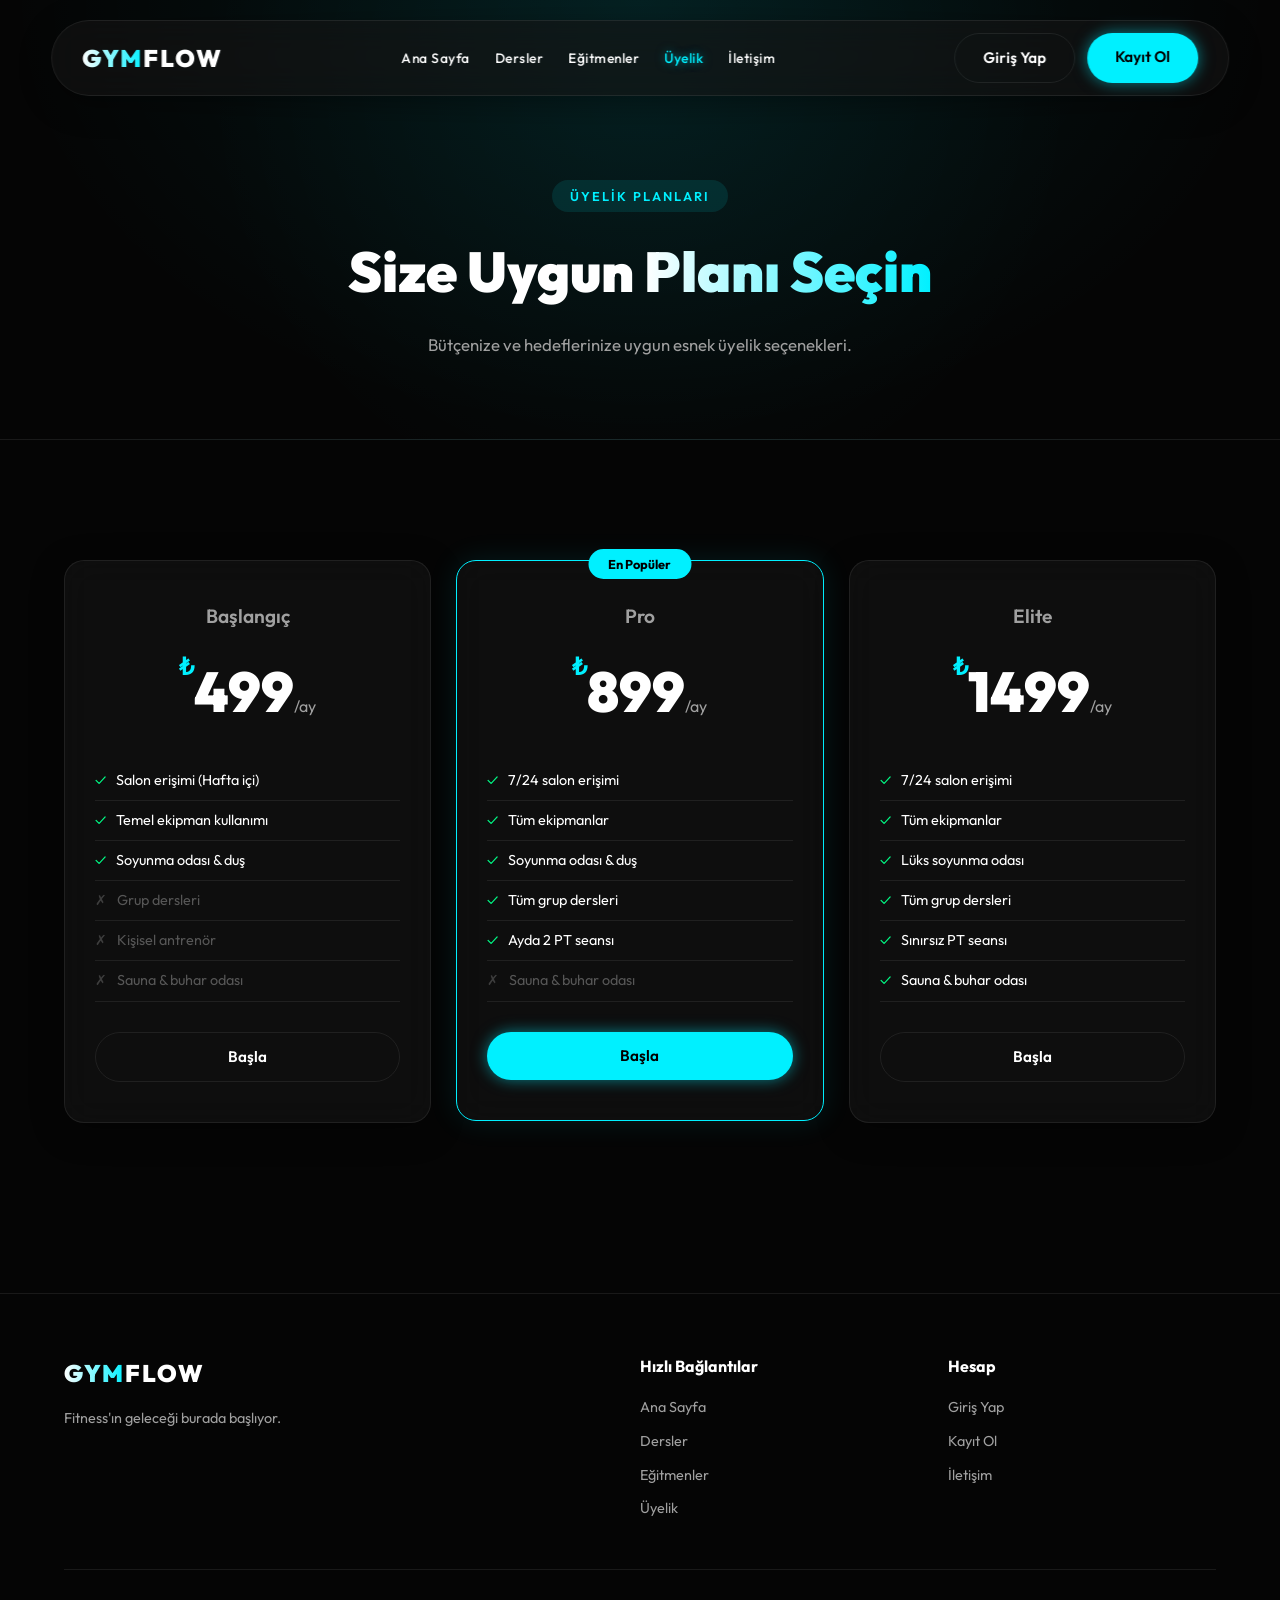
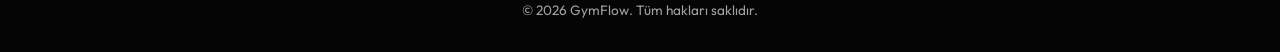
<file: pricing.html>
<!DOCTYPE html>
<html lang="tr">
<head>
  <meta charset="UTF-8">
  <meta name="viewport" content="width=device-width, initial-scale=1.0">
  <title>GymFlow - Üyelik Planları</title>
  <meta name="description" content="GymFlow üyelik planları. Bütçenize uygun esnek seçenekler ile fitness yolculuğunuza başlayın.">
  <link rel="stylesheet" href="css/styles.css">
</head>
<body>

  <!-- Navigation -->
  <nav class="navbar glass-panel">
    <div class="logo">
      <a href="index.html" style="text-decoration:none; color:inherit;">
        <span class="text-gradient">GYM</span>FLOW
      </a>
    </div>
    <ul class="nav-links">
      <li><a href="index.html">Ana Sayfa</a></li>
      <li><a href="classes.html">Dersler</a></li>
      <li><a href="trainers.html">Eğitmenler</a></li>
      <li><a href="pricing.html" class="active-link">Üyelik</a></li>
      <li><a href="contact.html">İletişim</a></li>
    </ul>
    <div class="nav-actions">
      <a href="login.html" class="btn btn-outline">Giriş Yap</a>
      <a href="register.html" class="btn btn-primary">Kayıt Ol</a>
    </div>
  </nav>

  <!-- Page Header -->
  <section class="page-hero">
    <div class="page-hero-overlay"></div>
    <div class="page-hero-content">
      <span class="section-tag">ÜYELİK PLANLARI</span>
      <h1 class="page-hero-title">Size Uygun <span class="text-gradient">Planı Seçin</span></h1>
      <p class="page-hero-desc">Bütçenize ve hedeflerinize uygun esnek üyelik seçenekleri.</p>
    </div>
  </section>

  <!-- Pricing Grid -->
  <section class="section">
    <div class="pricing-grid">
      <div class="pricing-card glass-panel reveal-card">
        <div class="pricing-tier">Başlangıç</div>
        <div class="pricing-price"><span class="currency">₺</span>499<span class="period">/ay</span></div>
        <ul class="pricing-features">
          <li><span class="check">✓</span> Salon erişimi (Hafta içi)</li>
          <li><span class="check">✓</span> Temel ekipman kullanımı</li>
          <li><span class="check">✓</span> Soyunma odası & duş</li>
          <li class="disabled"><span class="cross">✗</span> Grup dersleri</li>
          <li class="disabled"><span class="cross">✗</span> Kişisel antrenör</li>
          <li class="disabled"><span class="cross">✗</span> Sauna & buhar odası</li>
        </ul>
        <a href="register.html" class="btn btn-outline" style="width:100%; text-align:center;">Başla</a>
      </div>
      <div class="pricing-card glass-panel pricing-popular reveal-card">
        <div class="popular-badge">En Popüler</div>
        <div class="pricing-tier">Pro</div>
        <div class="pricing-price"><span class="currency">₺</span>899<span class="period">/ay</span></div>
        <ul class="pricing-features">
          <li><span class="check">✓</span> 7/24 salon erişimi</li>
          <li><span class="check">✓</span> Tüm ekipmanlar</li>
          <li><span class="check">✓</span> Soyunma odası & duş</li>
          <li><span class="check">✓</span> Tüm grup dersleri</li>
          <li><span class="check">✓</span> Ayda 2 PT seansı</li>
          <li class="disabled"><span class="cross">✗</span> Sauna & buhar odası</li>
        </ul>
        <a href="register.html" class="btn btn-primary" style="width:100%; text-align:center;">Başla</a>
      </div>
      <div class="pricing-card glass-panel reveal-card">
        <div class="pricing-tier">Elite</div>
        <div class="pricing-price"><span class="currency">₺</span>1499<span class="period">/ay</span></div>
        <ul class="pricing-features">
          <li><span class="check">✓</span> 7/24 salon erişimi</li>
          <li><span class="check">✓</span> Tüm ekipmanlar</li>
          <li><span class="check">✓</span> Lüks soyunma odası</li>
          <li><span class="check">✓</span> Tüm grup dersleri</li>
          <li><span class="check">✓</span> Sınırsız PT seansı</li>
          <li><span class="check">✓</span> Sauna & buhar odası</li>
        </ul>
        <a href="register.html" class="btn btn-outline" style="width:100%; text-align:center;">Başla</a>
      </div>
    </div>
  </section>

  <!-- Footer -->
  <footer class="footer">
    <div class="footer-content">
      <div class="footer-brand">
        <div class="logo footer-logo"><span class="text-gradient">GYM</span>FLOW</div>
        <p>Fitness'ın geleceği burada başlıyor.</p>
      </div>
      <div class="footer-links">
        <h4>Hızlı Bağlantılar</h4>
        <ul>
          <li><a href="index.html">Ana Sayfa</a></li>
          <li><a href="classes.html">Dersler</a></li>
          <li><a href="trainers.html">Eğitmenler</a></li>
          <li><a href="pricing.html">Üyelik</a></li>
        </ul>
      </div>
      <div class="footer-links">
        <h4>Hesap</h4>
        <ul>
          <li><a href="login.html">Giriş Yap</a></li>
          <li><a href="register.html">Kayıt Ol</a></li>
          <li><a href="contact.html">İletişim</a></li>
        </ul>
      </div>
    </div>
    <div class="footer-bottom">
      <p>&copy; 2026 GymFlow. Tüm hakları saklıdır.</p>
    </div>
  </footer>

  <script src="js/app.js"></script>
</body>
</html>
</file>
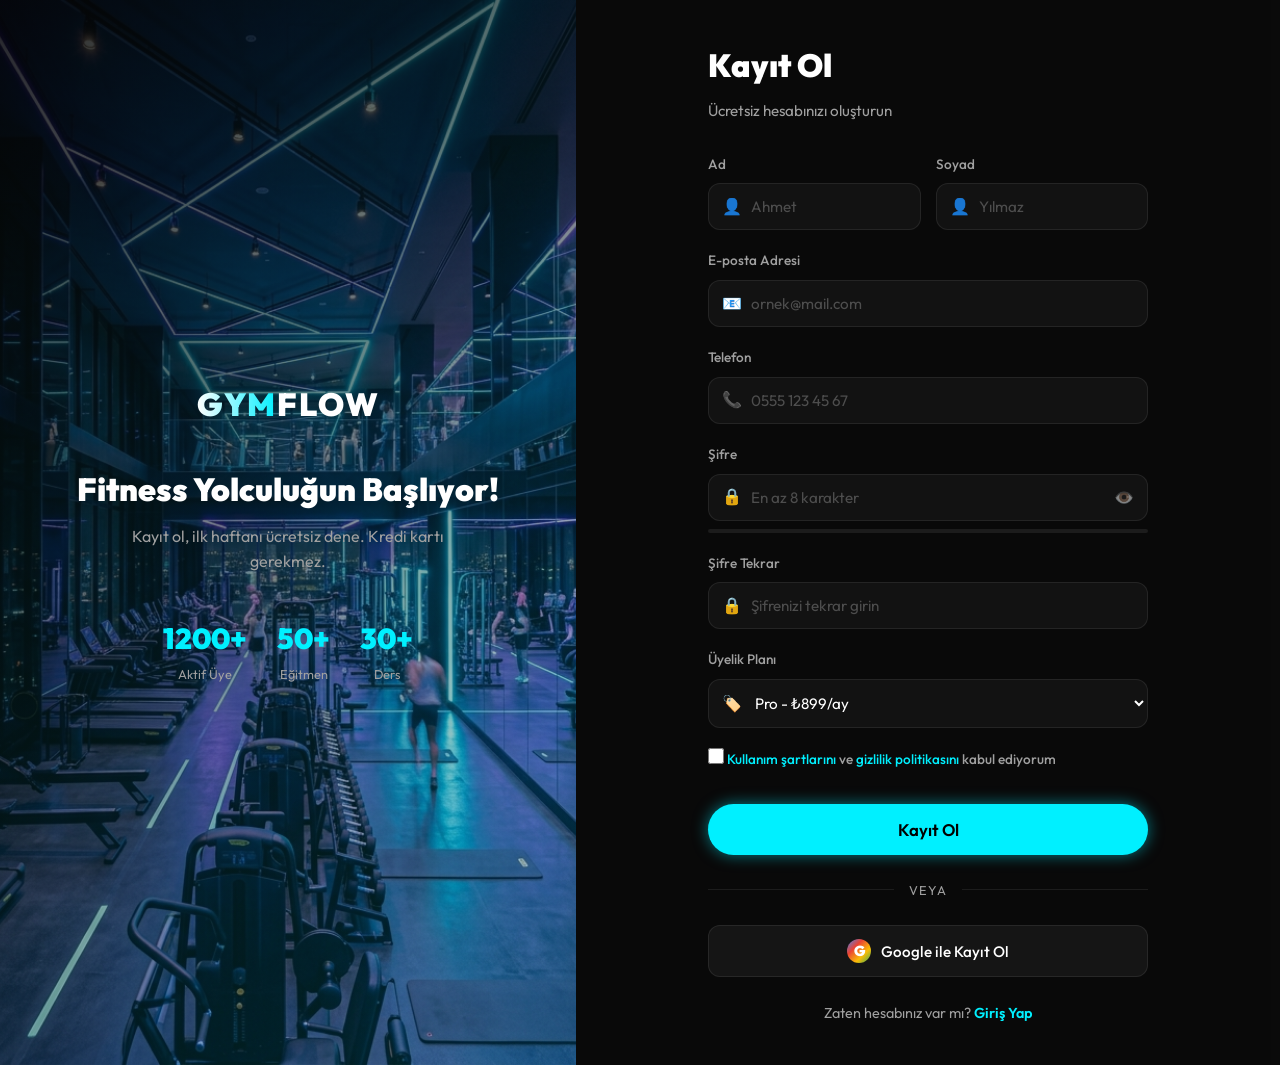
<file: register.html>
<!DOCTYPE html>
<html lang="tr">
<head>
  <meta charset="UTF-8">
  <meta name="viewport" content="width=device-width, initial-scale=1.0">
  <title>GymFlow - Kayıt Ol</title>
  <link rel="stylesheet" href="css/styles.css">
  <link rel="stylesheet" href="css/auth.css">
</head>
<body class="auth-body">

  <div class="auth-container">
    <!-- Left Panel - Branding -->
    <div class="auth-branding">
      <div class="auth-branding-overlay"></div>
      <img src="assets/hero_bg.png" alt="" class="auth-branding-img">
      <div class="auth-branding-content">
        <a href="index.html" class="logo auth-logo">
          <span class="text-gradient">GYM</span>FLOW
        </a>
        <h2>Fitness Yolculuğun Başlıyor!</h2>
        <p>Kayıt ol, ilk haftanı ücretsiz dene. Kredi kartı gerekmez.</p>
        <div class="auth-branding-stats">
          <div class="auth-brand-stat">
            <span>1200+</span>
            <small>Aktif Üye</small>
          </div>
          <div class="auth-brand-stat">
            <span>50+</span>
            <small>Eğitmen</small>
          </div>
          <div class="auth-brand-stat">
            <span>30+</span>
            <small>Ders</small>
          </div>
        </div>
      </div>
    </div>

    <!-- Right Panel - Form -->
    <div class="auth-form-panel">
      <div class="auth-form-wrapper">
        <div class="auth-form-header">
          <h1>Kayıt Ol</h1>
          <p>Ücretsiz hesabınızı oluşturun</p>
        </div>

        <form id="registerForm" class="auth-form">
          <div class="form-row-auth">
            <div class="form-group">
              <label for="regFirstName">Ad</label>
              <div class="input-icon-wrap">
                <span class="input-icon">👤</span>
                <input type="text" id="regFirstName" placeholder="Ahmet" required>
              </div>
            </div>
            <div class="form-group">
              <label for="regLastName">Soyad</label>
              <div class="input-icon-wrap">
                <span class="input-icon">👤</span>
                <input type="text" id="regLastName" placeholder="Yılmaz" required>
              </div>
            </div>
          </div>

          <div class="form-group">
            <label for="regEmail">E-posta Adresi</label>
            <div class="input-icon-wrap">
              <span class="input-icon">📧</span>
              <input type="email" id="regEmail" placeholder="ornek@mail.com" required>
            </div>
          </div>

          <div class="form-group">
            <label for="regPhone">Telefon</label>
            <div class="input-icon-wrap">
              <span class="input-icon">📞</span>
              <input type="tel" id="regPhone" placeholder="0555 123 45 67">
            </div>
          </div>

          <div class="form-group">
            <label for="regPassword">Şifre</label>
            <div class="input-icon-wrap">
              <span class="input-icon">🔒</span>
              <input type="password" id="regPassword" placeholder="En az 8 karakter" required minlength="8">
              <button type="button" class="password-toggle" onclick="togglePassword('regPassword', this)">👁️</button>
            </div>
            <div class="password-strength" id="passwordStrength">
              <div class="strength-bar" id="strengthBar"></div>
            </div>
            <small class="strength-text" id="strengthText"></small>
          </div>

          <div class="form-group">
            <label for="regConfirmPassword">Şifre Tekrar</label>
            <div class="input-icon-wrap">
              <span class="input-icon">🔒</span>
              <input type="password" id="regConfirmPassword" placeholder="Şifrenizi tekrar girin" required>
            </div>
          </div>

          <div class="form-group">
            <label for="regPlan">Üyelik Planı</label>
            <div class="input-icon-wrap">
              <span class="input-icon">🏷️</span>
              <select id="regPlan" required>
                <option value="Başlangıç">Başlangıç - ₺499/ay</option>
                <option value="Pro" selected>Pro - ₺899/ay</option>
                <option value="Elite">Elite - ₺1.499/ay</option>
              </select>
            </div>
          </div>

          <div class="form-options">
            <label class="checkbox-label">
              <input type="checkbox" id="agreeTerms" required>
              <span class="checkmark"></span>
              <a href="#">Kullanım şartlarını</a> ve <a href="#">gizlilik politikasını</a> kabul ediyorum
            </label>
          </div>

          <button type="submit" class="btn btn-primary btn-lg auth-submit">Kayıt Ol</button>

          <div class="auth-divider">
            <span>veya</span>
          </div>

          <button type="button" class="btn btn-social google-btn">
            <span class="social-icon">G</span>
            Google ile Kayıt Ol
          </button>

          <div class="auth-footer">
            <p>Zaten hesabınız var mı? <a href="login.html">Giriş Yap</a></p>
          </div>
        </form>
      </div>
    </div>
  </div>

  <script src="js/auth.js"></script>
</body>
</html>
</file>
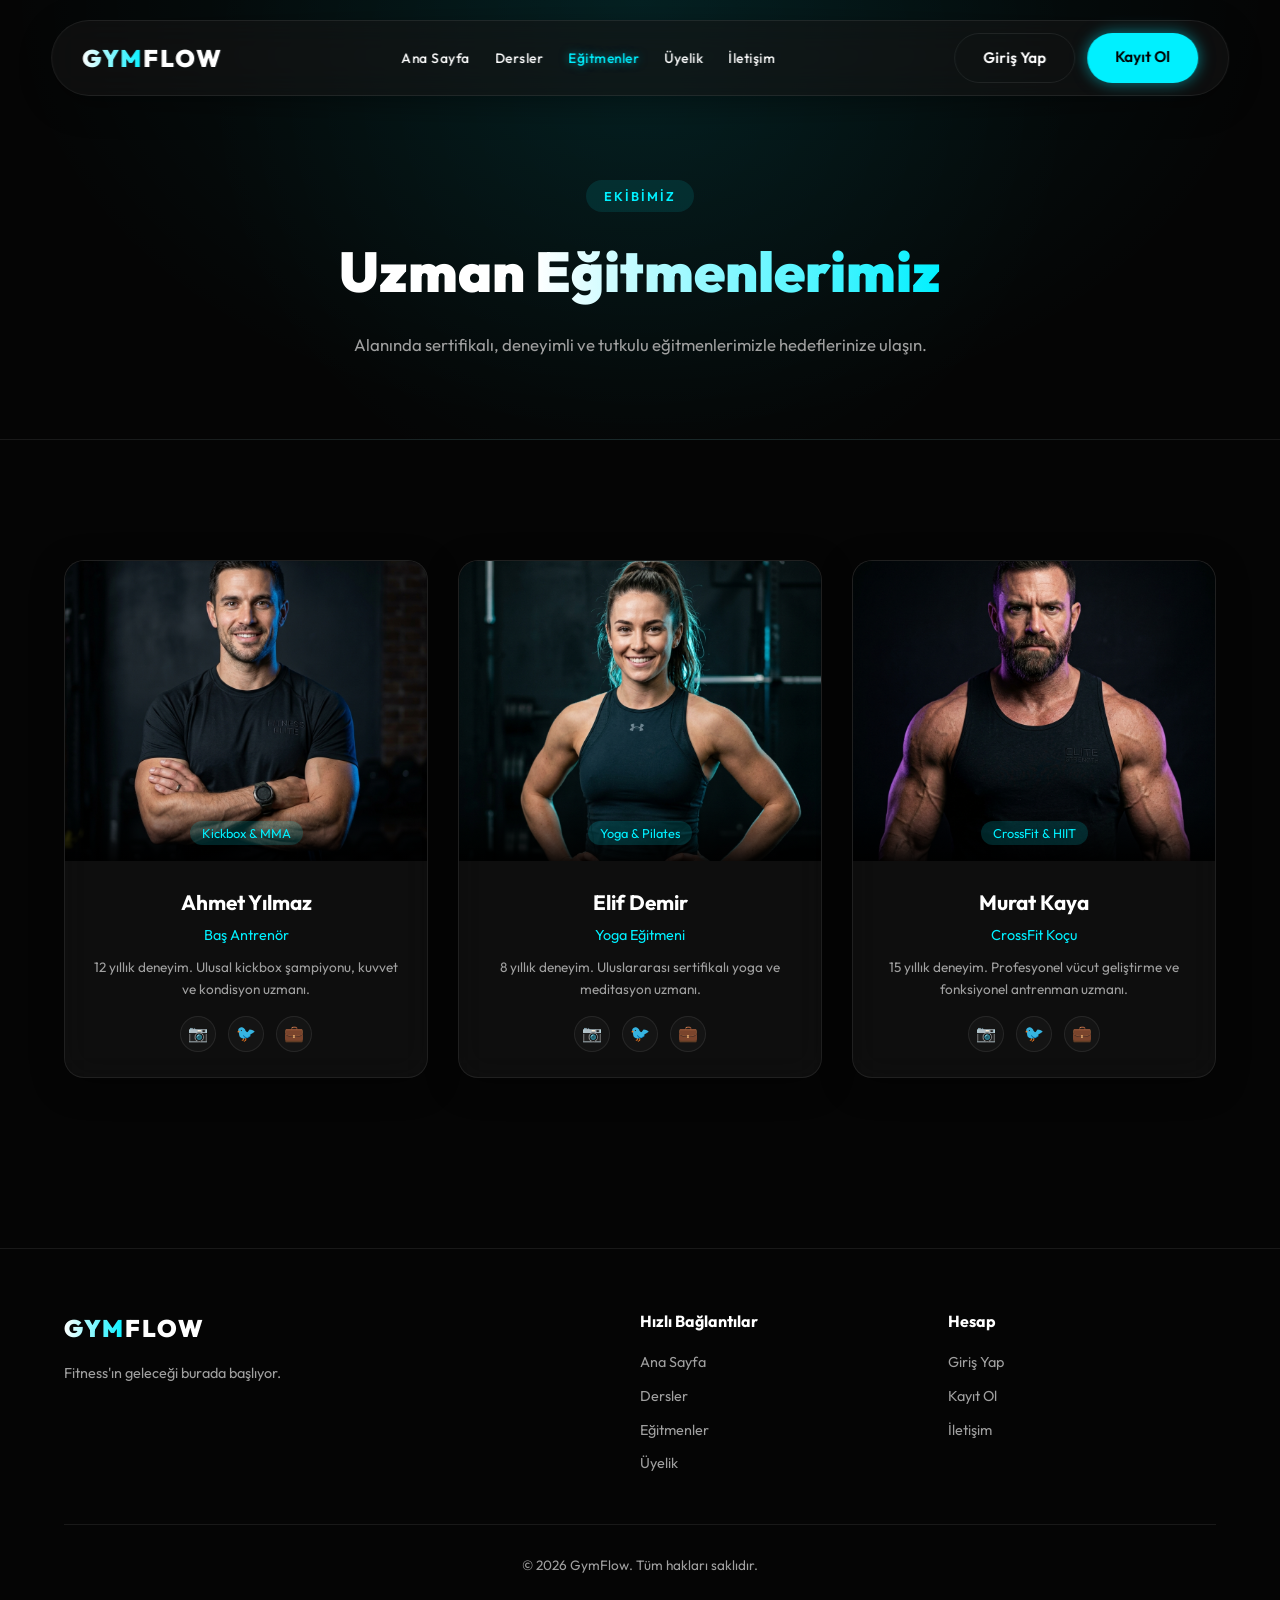
<file: trainers.html>
<!DOCTYPE html>
<html lang="tr">
<head>
  <meta charset="UTF-8">
  <meta name="viewport" content="width=device-width, initial-scale=1.0">
  <title>GymFlow - Eğitmenler</title>
  <meta name="description" content="GymFlow'un uzman eğitmen kadrosuyla tanışın. Alanında sertifikalı, deneyimli profesyoneller.">
  <link rel="stylesheet" href="css/styles.css">
</head>
<body>

  <!-- Navigation -->
  <nav class="navbar glass-panel">
    <div class="logo">
      <a href="index.html" style="text-decoration:none; color:inherit;">
        <span class="text-gradient">GYM</span>FLOW
      </a>
    </div>
    <ul class="nav-links">
      <li><a href="index.html">Ana Sayfa</a></li>
      <li><a href="classes.html">Dersler</a></li>
      <li><a href="trainers.html" class="active-link">Eğitmenler</a></li>
      <li><a href="pricing.html">Üyelik</a></li>
      <li><a href="contact.html">İletişim</a></li>
    </ul>
    <div class="nav-actions">
      <a href="login.html" class="btn btn-outline">Giriş Yap</a>
      <a href="register.html" class="btn btn-primary">Kayıt Ol</a>
    </div>
  </nav>

  <!-- Page Header -->
  <section class="page-hero">
    <div class="page-hero-overlay"></div>
    <div class="page-hero-content">
      <span class="section-tag">EKİBİMİZ</span>
      <h1 class="page-hero-title">Uzman <span class="text-gradient">Eğitmenlerimiz</span></h1>
      <p class="page-hero-desc">Alanında sertifikalı, deneyimli ve tutkulu eğitmenlerimizle hedeflerinize ulaşın.</p>
    </div>
  </section>

  <!-- Trainers Grid -->
  <section class="section">
    <div class="trainers-grid">
      <div class="trainer-card glass-panel reveal-card">
        <div class="trainer-img-wrap">
          <img src="assets/trainer1.png" alt="Ahmet Yılmaz" class="trainer-img">
          <div class="trainer-img-overlay">
            <span class="trainer-specialty">Kickbox & MMA</span>
          </div>
        </div>
        <div class="trainer-info">
          <h3>Ahmet Yılmaz</h3>
          <p class="trainer-role">Baş Antrenör</p>
          <p class="trainer-desc">12 yıllık deneyim. Ulusal kickbox şampiyonu, kuvvet ve kondisyon uzmanı.</p>
          <div class="trainer-socials">
            <a href="#">📷</a><a href="#">🐦</a><a href="#">💼</a>
          </div>
        </div>
      </div>
      <div class="trainer-card glass-panel reveal-card">
        <div class="trainer-img-wrap">
          <img src="assets/trainer2.png" alt="Elif Demir" class="trainer-img">
          <div class="trainer-img-overlay">
            <span class="trainer-specialty">Yoga & Pilates</span>
          </div>
        </div>
        <div class="trainer-info">
          <h3>Elif Demir</h3>
          <p class="trainer-role">Yoga Eğitmeni</p>
          <p class="trainer-desc">8 yıllık deneyim. Uluslararası sertifikalı yoga ve meditasyon uzmanı.</p>
          <div class="trainer-socials">
            <a href="#">📷</a><a href="#">🐦</a><a href="#">💼</a>
          </div>
        </div>
      </div>
      <div class="trainer-card glass-panel reveal-card">
        <div class="trainer-img-wrap">
          <img src="assets/trainer3.png" alt="Murat Kaya" class="trainer-img">
          <div class="trainer-img-overlay">
            <span class="trainer-specialty">CrossFit & HIIT</span>
          </div>
        </div>
        <div class="trainer-info">
          <h3>Murat Kaya</h3>
          <p class="trainer-role">CrossFit Koçu</p>
          <p class="trainer-desc">15 yıllık deneyim. Profesyonel vücut geliştirme ve fonksiyonel antrenman uzmanı.</p>
          <div class="trainer-socials">
            <a href="#">📷</a><a href="#">🐦</a><a href="#">💼</a>
          </div>
        </div>
      </div>
    </div>
  </section>

  <!-- Footer -->
  <footer class="footer">
    <div class="footer-content">
      <div class="footer-brand">
        <div class="logo footer-logo"><span class="text-gradient">GYM</span>FLOW</div>
        <p>Fitness'ın geleceği burada başlıyor.</p>
      </div>
      <div class="footer-links">
        <h4>Hızlı Bağlantılar</h4>
        <ul>
          <li><a href="index.html">Ana Sayfa</a></li>
          <li><a href="classes.html">Dersler</a></li>
          <li><a href="trainers.html">Eğitmenler</a></li>
          <li><a href="pricing.html">Üyelik</a></li>
        </ul>
      </div>
      <div class="footer-links">
        <h4>Hesap</h4>
        <ul>
          <li><a href="login.html">Giriş Yap</a></li>
          <li><a href="register.html">Kayıt Ol</a></li>
          <li><a href="contact.html">İletişim</a></li>
        </ul>
      </div>
    </div>
    <div class="footer-bottom">
      <p>&copy; 2026 GymFlow. Tüm hakları saklıdır.</p>
    </div>
  </footer>

  <script src="js/app.js"></script>
</body>
</html>
</file>
<file: css/styles.css>
@import url('https://fonts.googleapis.com/css2?family=Outfit:wght@300;400;500;700;900&display=swap');

:root {
  --bg-color: #050505;
  --bg-surface: rgba(255, 255, 255, 0.03);
  --bg-glass: rgba(20, 20, 20, 0.6);
  --border-glass: rgba(255, 255, 255, 0.08);
  --text-primary: #ffffff;
  --text-secondary: #a0a0a0;
  --accent-color: #00f0ff;
  --accent-glow: rgba(0, 240, 255, 0.5);
  --danger-color: #ff2a2a;
  --success-color: #00ff88;
  --font-main: 'Outfit', sans-serif;
  --transition-fast: 0.3s cubic-bezier(0.25, 0.46, 0.45, 0.94);
  --transition-slow: 0.6s cubic-bezier(0.25, 0.46, 0.45, 0.94);
}

* { margin: 0; padding: 0; box-sizing: border-box; }

body {
  font-family: var(--font-main);
  background-color: var(--bg-color);
  color: var(--text-primary);
  overflow-x: hidden;
  line-height: 1.6;
}

/* === Scrollbar === */
::-webkit-scrollbar { width: 6px; }
::-webkit-scrollbar-track { background: var(--bg-color); }
::-webkit-scrollbar-thumb { background: rgba(255,255,255,0.1); border-radius: 4px; }
::-webkit-scrollbar-thumb:hover { background: var(--accent-color); }

/* === Utilities === */
.glass-panel {
  background: var(--bg-glass);
  backdrop-filter: blur(16px);
  -webkit-backdrop-filter: blur(16px);
  border: 1px solid var(--border-glass);
  border-radius: 20px;
  box-shadow: 0 8px 32px 0 rgba(0, 0, 0, 0.37);
}

.text-gradient {
  background: linear-gradient(90deg, #fff, var(--accent-color));
  -webkit-background-clip: text;
  -webkit-text-fill-color: transparent;
  background-clip: text;
}

.btn {
  display: inline-block;
  padding: 12px 28px;
  border-radius: 30px;
  font-family: var(--font-main);
  font-weight: 600;
  font-size: 0.95rem;
  cursor: pointer;
  transition: var(--transition-fast);
  text-decoration: none;
  border: none;
  outline: none;
}

.btn-lg { padding: 15px 36px; font-size: 1.05rem; }

.btn-primary {
  background: var(--accent-color);
  color: #000;
  box-shadow: 0 0 15px var(--accent-glow);
}
.btn-primary:hover {
  transform: translateY(-2px);
  box-shadow: 0 0 25px var(--accent-glow), 0 0 5px var(--accent-color);
}

.btn-outline {
  background: transparent;
  color: var(--text-primary);
  border: 1px solid var(--border-glass);
}
.btn-outline:hover {
  background: var(--bg-surface);
  border-color: var(--accent-color);
}

.section {
  padding: 120px 5%;
  max-width: 1400px;
  margin: 0 auto;
}

.section-header {
  text-align: center;
  margin-bottom: 60px;
}

.section-tag {
  display: inline-block;
  background: rgba(0, 240, 255, 0.1);
  color: var(--accent-color);
  padding: 6px 18px;
  border-radius: 20px;
  font-size: 0.8rem;
  font-weight: 600;
  letter-spacing: 2px;
  margin-bottom: 15px;
}

.section-title {
  font-size: 3rem;
  font-weight: 900;
  margin-bottom: 15px;
}

.section-desc {
  color: var(--text-secondary);
  max-width: 600px;
  margin: 0 auto;
  font-size: 1.05rem;
}

/* === Navbar === */
.navbar {
  position: fixed;
  top: 20px;
  left: 50%;
  transform: translateX(-50%);
  width: 92%;
  max-width: 1300px;
  display: flex;
  justify-content: space-between;
  align-items: center;
  padding: 12px 30px;
  z-index: 1000;
  border-radius: 50px;
}

.logo { font-size: 1.5rem; font-weight: 900; letter-spacing: 2px; }

.nav-links { display: flex; list-style: none; gap: 25px; }
.nav-links a {
  color: var(--text-primary);
  text-decoration: none;
  font-weight: 500;
  transition: var(--transition-fast);
  font-size: 0.85rem;
  letter-spacing: 0.5px;
}
.nav-links a:hover { color: var(--accent-color); text-shadow: 0 0 10px var(--accent-glow); }
.nav-actions { display: flex; gap: 12px; }

.hamburger {
  display: none;
  flex-direction: column;
  gap: 5px;
  background: none;
  border: none;
  cursor: pointer;
}
.hamburger span {
  width: 25px;
  height: 2px;
  background: var(--text-primary);
  transition: var(--transition-fast);
}

/* === Hero === */
.hero {
  position: relative;
  height: 100vh;
  min-height: 700px;
  display: flex;
  align-items: center;
  justify-content: center;
  overflow: hidden;
}

.hero-bg {
  position: absolute;
  top: 0; left: 0;
  width: 100%; height: 100%;
  z-index: -1;
}

.parallax-img {
  width: 100%;
  height: 120%;
  object-fit: cover;
  transform: translateY(-10%) scale(1.05);
  transition: transform 0.1s ease-out;
}

.overlay {
  position: absolute;
  top: 0; left: 0;
  width: 100%; height: 100%;
  background: linear-gradient(180deg,
    rgba(5,5,5,0.3) 0%,
    rgba(5,5,5,0.7) 50%,
    var(--bg-color) 100%
  );
}

.hero-content {
  text-align: center;
  max-width: 850px;
  padding: 0 20px;
  z-index: 10;
}

.hero-badge {
  display: inline-block;
  background: rgba(255,215,0,0.1);
  border: 1px solid rgba(255,215,0,0.2);
  color: #ffd700;
  padding: 8px 20px;
  border-radius: 30px;
  font-size: 0.85rem;
  font-weight: 600;
  margin-bottom: 25px;
}

.hero-title {
  font-size: 4.5rem;
  font-weight: 900;
  line-height: 1.1;
  margin-bottom: 25px;
  text-transform: uppercase;
  letter-spacing: 2px;
}

.hero-subtitle {
  font-size: 1.15rem;
  color: var(--text-secondary);
  margin-bottom: 40px;
  max-width: 620px;
  margin-left: auto;
  margin-right: auto;
}

.hero-cta { display: flex; justify-content: center; gap: 20px; margin-bottom: 60px; }
.play-btn { display: flex; align-items: center; gap: 10px; }

.hero-stats {
  display: flex;
  justify-content: center;
  align-items: center;
  gap: 40px;
}

.hero-stat { text-align: center; }
.hero-stat-number {
  font-size: 2.5rem;
  font-weight: 900;
  color: var(--accent-color);
}
.hero-stat-label {
  display: block;
  color: var(--text-secondary);
  font-size: 0.85rem;
  margin-top: 5px;
}
.hero-stat-divider {
  width: 1px;
  height: 50px;
  background: var(--border-glass);
}

/* Scroll Indicator */
.scroll-indicator {
  position: absolute;
  bottom: 40px;
  left: 50%;
  transform: translateX(-50%);
  display: flex;
  flex-direction: column;
  align-items: center;
  gap: 8px;
  z-index: 10;
  color: var(--text-secondary);
  font-size: 0.75rem;
}

.mouse {
  width: 26px;
  height: 40px;
  border: 2px solid var(--text-secondary);
  border-radius: 13px;
  display: flex;
  justify-content: center;
  padding-top: 8px;
}

.wheel {
  width: 4px;
  height: 8px;
  background: var(--accent-color);
  border-radius: 2px;
  animation: scrollWheel 1.5s infinite;
}

@keyframes scrollWheel {
  0% { opacity: 1; transform: translateY(0); }
  100% { opacity: 0; transform: translateY(12px); }
}

/* Animations */
.reveal-text {
  opacity: 0;
  transform: translateY(30px);
  animation: revealUp 0.8s ease forwards;
}
.delay-1 { animation-delay: 0.15s; }
.delay-2 { animation-delay: 0.3s; }
.delay-3 { animation-delay: 0.45s; }
.delay-4 { animation-delay: 0.6s; }

@keyframes revealUp {
  to { opacity: 1; transform: translateY(0); }
}

/* === Features === */
.feature-cards {
  display: grid;
  grid-template-columns: repeat(3, 1fr);
  gap: 25px;
}

.card {
  padding: 35px 25px;
  text-align: center;
  transition: var(--transition-fast);
  cursor: pointer;
}
.card:hover {
  transform: translateY(-8px);
  border-color: var(--accent-color);
  box-shadow: 0 15px 40px rgba(0,0,0,0.5), inset 0 0 20px rgba(0,240,255,0.05);
}

.card-icon-wrap {
  width: 70px;
  height: 70px;
  background: rgba(0,240,255,0.08);
  border-radius: 16px;
  display: flex;
  align-items: center;
  justify-content: center;
  margin: 0 auto 20px auto;
}

.card-icon { font-size: 2rem; }
.card h3 { font-size: 1.3rem; margin-bottom: 12px; }
.card p { color: var(--text-secondary); font-size: 0.9rem; }

/* === Classes === */
.classes-grid {
  display: grid;
  grid-template-columns: repeat(2, 1fr);
  gap: 25px;
}

.class-card {
  display: flex;
  overflow: hidden;
  transition: var(--transition-fast);
}
.class-card:hover {
  transform: translateY(-5px);
  border-color: var(--accent-color);
}

.class-card-img {
  width: 180px;
  min-height: 200px;
  display: flex;
  align-items: center;
  justify-content: center;
  flex-shrink: 0;
}
.class-emoji { font-size: 4rem; }

.class-card-body { padding: 25px; flex: 1; }
.class-meta {
  display: flex;
  gap: 10px;
  margin-bottom: 12px;
}
.class-level, .class-duration {
  font-size: 0.75rem;
  padding: 4px 10px;
  border-radius: 12px;
  background: var(--bg-surface);
  color: var(--text-secondary);
  border: 1px solid var(--border-glass);
}
.class-card-body h3 { font-size: 1.3rem; margin-bottom: 8px; }
.class-card-body p { font-size: 0.9rem; color: var(--text-secondary); margin-bottom: 15px; }
.class-schedule {
  display: flex;
  flex-direction: column;
  gap: 5px;
  font-size: 0.8rem;
  color: var(--text-secondary);
}

/* === Trainers === */
.trainers-grid {
  display: grid;
  grid-template-columns: repeat(3, 1fr);
  gap: 30px;
}

.trainer-card {
  text-align: center;
  overflow: hidden;
  transition: var(--transition-fast);
}
.trainer-card:hover {
  transform: translateY(-8px);
  border-color: var(--accent-color);
}

.trainer-img-wrap {
  position: relative;
  height: 300px;
  overflow: hidden;
}
.trainer-img {
  width: 100%;
  height: 100%;
  object-fit: cover;
  transition: transform 0.5s ease;
}
.trainer-card:hover .trainer-img { transform: scale(1.05); }

.trainer-img-overlay {
  position: absolute;
  bottom: 0; left: 0; right: 0;
  padding: 15px;
  background: linear-gradient(transparent, rgba(0,0,0,0.9));
}
.trainer-specialty {
  font-size: 0.8rem;
  background: rgba(0,240,255,0.15);
  color: var(--accent-color);
  padding: 4px 12px;
  border-radius: 12px;
}

.trainer-info { padding: 25px; }
.trainer-info h3 { font-size: 1.3rem; margin-bottom: 5px; }
.trainer-role { color: var(--accent-color); font-size: 0.9rem; margin-bottom: 10px; }
.trainer-desc { font-size: 0.85rem; color: var(--text-secondary); margin-bottom: 15px; }
.trainer-socials { display: flex; justify-content: center; gap: 12px; }
.trainer-socials a {
  width: 36px; height: 36px;
  border-radius: 50%;
  background: var(--bg-surface);
  border: 1px solid var(--border-glass);
  display: flex; align-items: center; justify-content: center;
  text-decoration: none;
  transition: var(--transition-fast);
}
.trainer-socials a:hover { border-color: var(--accent-color); background: rgba(0,240,255,0.1); }

/* === Pricing === */
.pricing-grid {
  display: grid;
  grid-template-columns: repeat(3, 1fr);
  gap: 25px;
  align-items: start;
}

.pricing-card {
  padding: 40px 30px;
  text-align: center;
  position: relative;
  transition: var(--transition-fast);
}
.pricing-card:hover { transform: translateY(-5px); }

.pricing-popular {
  border-color: var(--accent-color);
  box-shadow: 0 0 30px rgba(0,240,255,0.1);
  transform: scale(1.05);
}
.pricing-popular:hover { transform: scale(1.05) translateY(-5px); }

.popular-badge {
  position: absolute;
  top: -12px;
  left: 50%;
  transform: translateX(-50%);
  background: var(--accent-color);
  color: #000;
  padding: 5px 20px;
  border-radius: 20px;
  font-size: 0.8rem;
  font-weight: 700;
}

.pricing-tier {
  font-size: 1.2rem;
  color: var(--text-secondary);
  margin-bottom: 15px;
  font-weight: 600;
}

.pricing-price {
  font-size: 3.5rem;
  font-weight: 900;
  margin-bottom: 25px;
}
.currency { font-size: 1.5rem; vertical-align: top; color: var(--accent-color); }
.period { font-size: 1rem; color: var(--text-secondary); font-weight: 400; }

.pricing-features {
  list-style: none;
  text-align: left;
  margin-bottom: 30px;
}
.pricing-features li {
  padding: 8px 0;
  border-bottom: 1px solid var(--border-glass);
  font-size: 0.9rem;
  display: flex;
  align-items: center;
  gap: 10px;
}
.pricing-features li.disabled { color: rgba(255,255,255,0.3); }
.check { color: var(--success-color); }
.cross { color: rgba(255,255,255,0.2); }

/* === Testimonials === */
.testimonials-slider {
  display: grid;
  grid-template-columns: repeat(3, 1fr);
  gap: 25px;
}

.testimonial-card {
  padding: 30px;
  transition: var(--transition-fast);
}
.testimonial-card:hover { transform: translateY(-5px); }

.testimonial-stars { margin-bottom: 15px; font-size: 1.1rem; }
.testimonial-text {
  font-size: 1rem;
  color: var(--text-secondary);
  margin-bottom: 20px;
  font-style: italic;
}

.testimonial-author {
  display: flex;
  align-items: center;
  gap: 12px;
}
.testimonial-avatar {
  width: 40px; height: 40px;
  background: linear-gradient(135deg, var(--accent-color), #a855f7);
  border-radius: 50%;
  display: flex; align-items: center; justify-content: center;
  font-weight: 700;
  color: #000;
}
.testimonial-author strong { display: block; font-size: 0.95rem; }
.testimonial-author span { font-size: 0.8rem; color: var(--text-secondary); }

/* === Contact === */
.contact-grid {
  display: grid;
  grid-template-columns: 1fr 1.5fr;
  gap: 30px;
}

.contact-info { padding: 35px; }
.contact-item { display: flex; gap: 15px; margin-bottom: 25px; }
.contact-icon { font-size: 1.5rem; }
.contact-item h4 { font-size: 1rem; margin-bottom: 5px; }
.contact-item p { font-size: 0.9rem; color: var(--text-secondary); }

.contact-form { padding: 35px; }
.form-row { display: grid; grid-template-columns: 1fr 1fr; gap: 20px; }
.form-group { margin-bottom: 20px; }
.form-group label {
  display: block;
  margin-bottom: 8px;
  color: var(--text-secondary);
  font-size: 0.9rem;
}
.form-group input,
.form-group select,
.form-group textarea {
  width: 100%;
  padding: 12px 15px;
  background: rgba(0,0,0,0.5);
  border: 1px solid var(--border-glass);
  border-radius: 10px;
  color: var(--text-primary);
  font-family: var(--font-main);
  outline: none;
  transition: var(--transition-fast);
  resize: vertical;
}
.form-group input:focus,
.form-group select:focus,
.form-group textarea:focus {
  border-color: var(--accent-color);
  box-shadow: 0 0 10px rgba(0,240,255,0.15);
}

/* === Page Hero (Sub Pages) === */
.page-hero {
  position: relative;
  padding: 180px 5% 80px;
  text-align: center;
  background: radial-gradient(ellipse at 50% 0%, rgba(0,240,255,0.08) 0%, transparent 70%);
  border-bottom: 1px solid var(--border-glass);
}

.page-hero-overlay {
  position: absolute;
  top: 0; left: 0;
  width: 100%; height: 100%;
  background: radial-gradient(circle at 50% 20%, rgba(0,240,255,0.05) 0%, transparent 60%);
  pointer-events: none;
}

.page-hero-content {
  position: relative;
  z-index: 1;
}

.page-hero-title {
  font-size: 3.5rem;
  font-weight: 900;
  margin-bottom: 15px;
}

.page-hero-desc {
  color: var(--text-secondary);
  max-width: 600px;
  margin: 0 auto;
  font-size: 1.05rem;
}

/* Active Nav Link */
.active-link {
  color: var(--accent-color) !important;
  text-shadow: 0 0 10px var(--accent-glow);
}

/* === CTA Banner === */
.cta-banner {
  padding: 60px 5%;
}

.cta-content {
  max-width: 900px;
  margin: 0 auto;
  text-align: center;
  padding: 60px 40px;
  background: linear-gradient(135deg, rgba(0,240,255,0.05), rgba(0,0,0,0.3));
  border: 1px solid rgba(0,240,255,0.15);
}

.cta-content h2 {
  font-size: 2.2rem;
  font-weight: 900;
  margin-bottom: 15px;
}

.cta-content p {
  color: var(--text-secondary);
  margin-bottom: 30px;
  font-size: 1.05rem;
}

.cta-actions {
  display: flex;
  justify-content: center;
  gap: 15px;
}

/* === Footer === */
.footer {
  margin-top: 50px;
  border-top: 1px solid var(--border-glass);
  padding: 60px 5% 30px;
}
.footer-content {
  max-width: 1200px;
  margin: 0 auto;
  display: grid;
  grid-template-columns: 2fr 1fr 1fr;
  gap: 40px;
  margin-bottom: 40px;
}
.footer-logo { margin-bottom: 15px; }
.footer-brand p { color: var(--text-secondary); font-size: 0.9rem; max-width: 350px; }

.footer-links h4 { margin-bottom: 15px; font-size: 1rem; }
.footer-links ul { list-style: none; }
.footer-links li { margin-bottom: 8px; }
.footer-links a {
  color: var(--text-secondary);
  text-decoration: none;
  font-size: 0.9rem;
  transition: var(--transition-fast);
}
.footer-links a:hover { color: var(--accent-color); }

.footer-bottom {
  text-align: center;
  padding-top: 30px;
  border-top: 1px solid var(--border-glass);
  color: var(--text-secondary);
  font-size: 0.85rem;
}

/* === Responsive === */
@media (max-width: 1024px) {
  .hero-title { font-size: 3.5rem; }
  .feature-cards, .trainers-grid, .pricing-grid, .testimonials-slider { grid-template-columns: repeat(2, 1fr); }
  .classes-grid { grid-template-columns: 1fr; }
  .pricing-popular { transform: scale(1); }
  .pricing-popular:hover { transform: translateY(-5px); }
}

@media (max-width: 768px) {
  .nav-links, .nav-actions { display: none; }
  .hamburger { display: flex; }
  .hero-title { font-size: 2.8rem; }
  .hero-stats { gap: 20px; }
  .hero-stat-number { font-size: 2rem; }
  .section-title { font-size: 2.2rem; }
  .feature-cards, .trainers-grid, .pricing-grid, .testimonials-slider { grid-template-columns: 1fr; }
  .contact-grid { grid-template-columns: 1fr; }
  .form-row { grid-template-columns: 1fr; }
  .footer-content { grid-template-columns: 1fr; }
  .class-card { flex-direction: column; }
  .class-card-img { width: 100%; min-height: 120px; }
}
</file>
<file: css/admin.css>
/* ============================
   Admin Panel Styles
   ============================ */

.admin-body {
  display: flex;
  height: 100vh;
  overflow: hidden;
  background: radial-gradient(ellipse at 10% 20%, #0a0a12 0%, #000000 100%);
}

/* === Sidebar === */
.sidebar {
  width: 260px;
  height: 100%;
  border-radius: 0;
  border-left: none;
  border-top: none;
  border-bottom: none;
  display: flex;
  flex-direction: column;
  padding: 30px 15px;
  flex-shrink: 0;
}
.sidebar-logo { margin-bottom: 40px; text-align: center; }

.sidebar-nav { list-style: none; flex-grow: 1; }
.sidebar-nav li { margin-bottom: 5px; }
.sidebar-nav a {
  display: flex;
  align-items: center;
  gap: 12px;
  padding: 12px 18px;
  color: var(--text-secondary);
  text-decoration: none;
  border-radius: 12px;
  transition: var(--transition-fast);
  font-weight: 500;
  font-size: 0.95rem;
}
.nav-icon { font-size: 1.1rem; }

.sidebar-nav li.active a,
.sidebar-nav a:hover {
  background: rgba(0, 240, 255, 0.06);
  color: var(--text-primary);
  border-left: 3px solid var(--accent-color);
  padding-left: 15px;
}
.sidebar-nav li.active a { color: var(--accent-color); }

.sidebar-footer { margin-top: auto; padding-top: 15px; }
.sidebar-exit-btn { width: 100%; text-align: center; padding: 10px; font-size: 0.85rem; }

/* === Main Content === */
.main-content {
  flex: 1;
  padding: 30px;
  overflow-y: auto;
}

/* === Topbar === */
.topbar {
  display: flex;
  justify-content: space-between;
  align-items: center;
  margin-bottom: 30px;
}
.topbar h2 { font-weight: 700; letter-spacing: 0.5px; font-size: 1.5rem; }
.topbar-sub { color: var(--text-secondary); font-size: 0.85rem; margin-top: 3px; }

.user-profile { display: flex; align-items: center; gap: 15px; }
.avatar {
  width: 40px; height: 40px;
  background: var(--accent-color);
  color: #000;
  border-radius: 50%;
  display: flex; align-items: center; justify-content: center;
  font-weight: 700;
  font-size: 1rem;
}
.user-info { display: flex; flex-direction: column; }
.user-name { font-weight: 600; font-size: 0.9rem; }
.user-role { color: var(--text-secondary); font-size: 0.75rem; }
.notif-bell {
  position: relative;
  font-size: 1.2rem;
  cursor: pointer;
}
.notif-badge {
  position: absolute;
  top: -5px; right: -8px;
  background: var(--danger-color);
  color: #fff;
  font-size: 0.6rem;
  width: 16px; height: 16px;
  border-radius: 50%;
  display: flex; align-items: center; justify-content: center;
  font-weight: 700;
}

/* === Stats Grid === */
.stats-grid {
  display: grid;
  grid-template-columns: repeat(auto-fit, minmax(220px, 1fr));
  gap: 20px;
  margin-bottom: 30px;
}
.stat-card {
  padding: 25px;
  display: flex;
  align-items: flex-start;
  gap: 15px;
}
.stat-icon { font-size: 2rem; }
.stat-card h3 {
  font-size: 0.85rem;
  color: var(--text-secondary);
  margin-bottom: 8px;
  font-weight: 500;
}
.stat-card .value { font-size: 2rem; font-weight: 900; }
.trend { font-size: 0.8rem; margin-top: 5px; }
.trend.positive { color: var(--success-color); }
.trend.negative { color: var(--danger-color); }
.trend.neutral { color: var(--text-secondary); }

/* === Dashboard Row === */
.dashboard-row {
  display: grid;
  grid-template-columns: 1.5fr 1fr;
  gap: 20px;
  margin-bottom: 30px;
}
.dashboard-row .full-width { grid-column: 1 / -1; }

/* === Chart Container === */
.chart-container {
  padding: 25px;
}
.chart-container h3,
.recent-activity h3 {
  font-size: 1rem;
  margin-bottom: 20px;
  font-weight: 600;
}

/* Bar Chart */
.bar-chart {
  display: flex;
  align-items: flex-end;
  gap: 10px;
  height: 200px;
  padding-top: 10px;
}
.bar-column {
  flex: 1;
  display: flex;
  flex-direction: column;
  align-items: center;
  gap: 8px;
}
.bar {
  width: 100%;
  max-width: 50px;
  border-radius: 6px 6px 0 0;
  background: linear-gradient(180deg, var(--accent-color), rgba(0,240,255,0.2));
  transition: height 0.8s cubic-bezier(0.25, 0.46, 0.45, 0.94);
  position: relative;
  cursor: pointer;
}
.bar:hover { background: linear-gradient(180deg, #fff, var(--accent-color)); }
.bar-label { font-size: 0.7rem; color: var(--text-secondary); }
.bar-value {
  font-size: 0.7rem;
  color: var(--accent-color);
  font-weight: 600;
}

/* === Recent Activity === */
.recent-activity { padding: 25px; }
.activity-list { max-height: 220px; overflow-y: auto; }
.activity-item {
  display: flex;
  align-items: center;
  gap: 12px;
  padding: 10px 0;
  border-bottom: 1px solid var(--border-glass);
}
.activity-item:last-child { border: none; }
.activity-dot {
  width: 8px; height: 8px;
  border-radius: 50%;
  flex-shrink: 0;
}
.activity-dot.green { background: var(--success-color); }
.activity-dot.blue { background: var(--accent-color); }
.activity-dot.red { background: var(--danger-color); }
.activity-dot.yellow { background: #ffd700; }
.activity-text { font-size: 0.85rem; flex: 1; }
.activity-time { font-size: 0.75rem; color: var(--text-secondary); }

/* === Tables === */
.table-section { padding: 25px; margin-bottom: 20px; }
.table-header {
  display: flex;
  justify-content: space-between;
  align-items: center;
  margin-bottom: 20px;
}
.table-responsive { overflow-x: auto; }

.data-table { width: 100%; border-collapse: collapse; }
.data-table th,
.data-table td {
  padding: 12px 15px;
  text-align: left;
  border-bottom: 1px solid var(--border-glass);
  font-size: 0.9rem;
}
.data-table th {
  color: var(--text-secondary);
  font-weight: 500;
  font-size: 0.8rem;
  text-transform: uppercase;
  letter-spacing: 0.5px;
}
.data-table tr:hover { background: rgba(255,255,255,0.02); }

.table-footer {
  margin-top: 15px;
  color: var(--text-secondary);
  font-size: 0.85rem;
}

/* Badges */
.badge {
  padding: 4px 12px;
  border-radius: 20px;
  font-size: 0.75rem;
  font-weight: 600;
}
.badge-active { background: rgba(0,255,136,0.1); color: var(--success-color); }
.badge-inactive { background: rgba(255,42,42,0.1); color: var(--danger-color); }
.badge-plan {
  background: rgba(0,240,255,0.08);
  color: var(--accent-color);
}

/* Action Buttons in Table */
.action-btn {
  background: none;
  border: none;
  cursor: pointer;
  font-size: 0.85rem;
  padding: 4px 8px;
  border-radius: 6px;
  transition: var(--transition-fast);
}
.action-btn.edit { color: var(--accent-color); }
.action-btn.edit:hover { background: rgba(0,240,255,0.1); }
.action-btn.delete { color: var(--danger-color); }
.action-btn.delete:hover { background: rgba(255,42,42,0.1); }

.btn-sm { padding: 8px 16px; font-size: 0.8rem; }

/* === Page Toolbar === */
.page-toolbar {
  display: flex;
  justify-content: space-between;
  align-items: center;
  margin-bottom: 25px;
  gap: 15px;
  flex-wrap: wrap;
}
.search-box {
  display: flex;
  align-items: center;
  gap: 10px;
  padding: 10px 18px;
  border-radius: 12px;
  flex: 1;
  max-width: 400px;
}
.search-box input {
  background: transparent;
  border: none;
  outline: none;
  color: var(--text-primary);
  font-family: var(--font-main);
  width: 100%;
  font-size: 0.9rem;
}
.toolbar-actions { display: flex; gap: 12px; align-items: center; }

.filter-select {
  padding: 10px 15px;
  background: var(--bg-glass);
  border: 1px solid var(--border-glass);
  border-radius: 10px;
  color: var(--text-primary);
  font-family: var(--font-main);
  outline: none;
  cursor: pointer;
}

/* === Classes Admin Grid === */
.classes-admin-grid {
  display: grid;
  grid-template-columns: repeat(auto-fill, minmax(300px, 1fr));
  gap: 20px;
}
.class-admin-card {
  padding: 25px;
  transition: var(--transition-fast);
}
.class-admin-card:hover { border-color: var(--accent-color); }

.class-admin-header {
  display: flex;
  justify-content: space-between;
  align-items: flex-start;
  margin-bottom: 15px;
}
.class-admin-emoji { font-size: 2rem; }
.class-admin-actions { display: flex; gap: 5px; }
.class-admin-card h4 { font-size: 1.1rem; margin-bottom: 5px; }
.class-admin-trainer { color: var(--accent-color); font-size: 0.85rem; margin-bottom: 12px; }

.class-admin-details {
  display: grid;
  grid-template-columns: 1fr 1fr;
  gap: 8px;
}
.class-detail-item {
  font-size: 0.8rem;
  color: var(--text-secondary);
}
.class-detail-item span {
  display: block;
  color: var(--text-primary);
  font-weight: 600;
  margin-top: 2px;
}

/* === Donut Chart === */
.donut-chart-wrap {
  display: flex;
  align-items: center;
  justify-content: center;
  gap: 30px;
  min-height: 200px;
}
.donut-svg { width: 160px; height: 160px; }
.donut-legend { display: flex; flex-direction: column; gap: 12px; }
.legend-item {
  display: flex;
  align-items: center;
  gap: 10px;
  font-size: 0.85rem;
}
.legend-dot {
  width: 12px; height: 12px;
  border-radius: 50%;
  flex-shrink: 0;
}

/* === Heatmap === */
.heatmap {
  display: grid;
  grid-template-columns: repeat(24, 1fr);
  gap: 4px;
}
.heatmap-cell {
  aspect-ratio: 1;
  border-radius: 4px;
  transition: var(--transition-fast);
  cursor: pointer;
  position: relative;
}
.heatmap-cell:hover { transform: scale(1.3); z-index: 10; }
.heatmap-labels {
  display: flex;
  justify-content: space-between;
  margin-top: 8px;
  font-size: 0.7rem;
  color: var(--text-secondary);
}

/* === Settings === */
.settings-grid {
  display: grid;
  grid-template-columns: repeat(2, 1fr);
  gap: 25px;
}
.settings-card {
  padding: 30px;
}
.settings-card h3 { margin-bottom: 20px; font-size: 1.1rem; }
.form-row-settings {
  display: grid;
  grid-template-columns: 1fr 1fr;
  gap: 15px;
}

/* Forms in Admin */
.settings-card .form-group { margin-bottom: 18px; }
.settings-card .form-group label {
  display: block;
  margin-bottom: 6px;
  color: var(--text-secondary);
  font-size: 0.85rem;
}
.settings-card .form-group input,
.settings-card .form-group select {
  width: 100%;
  padding: 11px 14px;
  background: rgba(0,0,0,0.4);
  border: 1px solid var(--border-glass);
  border-radius: 10px;
  color: var(--text-primary);
  font-family: var(--font-main);
  outline: none;
  transition: var(--transition-fast);
}
.settings-card .form-group input:focus {
  border-color: var(--accent-color);
  box-shadow: 0 0 8px rgba(0,240,255,0.15);
}

/* === Modals === */
.modal {
  display: none;
  position: fixed;
  z-index: 2000;
  left: 0; top: 0;
  width: 100%; height: 100%;
  background: rgba(0,0,0,0.8);
  backdrop-filter: blur(5px);
  align-items: center;
  justify-content: center;
}
.modal.show { display: flex; }

.modal-content {
  width: 90%;
  max-width: 500px;
  padding: 35px;
  position: relative;
  animation: modalIn 0.3s ease;
}
@keyframes modalIn {
  from { transform: scale(0.9) translateY(20px); opacity: 0; }
  to { transform: scale(1) translateY(0); opacity: 1; }
}
.close-modal {
  position: absolute;
  top: 18px; right: 22px;
  color: var(--text-secondary);
  font-size: 28px;
  cursor: pointer;
  transition: var(--transition-fast);
}
.close-modal:hover { color: var(--text-primary); }

.modal-content h2 { margin-bottom: 22px; font-size: 1.3rem; }
.modal-content .form-group { margin-bottom: 16px; }
.modal-content .form-group label {
  display: block;
  margin-bottom: 6px;
  color: var(--text-secondary);
  font-size: 0.85rem;
}
.modal-content .form-group input,
.modal-content .form-group select {
  width: 100%;
  padding: 11px 14px;
  background: rgba(0,0,0,0.5);
  border: 1px solid var(--border-glass);
  border-radius: 8px;
  color: var(--text-primary);
  font-family: var(--font-main);
  outline: none;
  transition: var(--transition-fast);
}
.modal-content .form-group input:focus,
.modal-content .form-group select:focus {
  border-color: var(--accent-color);
  box-shadow: 0 0 10px rgba(0,240,255,0.2);
}

/* === Toast Notification === */
.toast {
  position: fixed;
  bottom: 30px; right: 30px;
  padding: 15px 25px;
  border-radius: 12px;
  font-size: 0.9rem;
  font-weight: 500;
  z-index: 3000;
  animation: toastIn 0.3s ease, toastOut 0.3s ease 2.7s forwards;
  display: flex;
  align-items: center;
  gap: 10px;
}
.toast.success { background: rgba(0,255,136,0.15); border: 1px solid var(--success-color); color: var(--success-color); }
.toast.error { background: rgba(255,42,42,0.15); border: 1px solid var(--danger-color); color: var(--danger-color); }

@keyframes toastIn { from { transform: translateY(20px); opacity: 0; } to { transform: translateY(0); opacity: 1; } }
@keyframes toastOut { from { opacity: 1; } to { opacity: 0; } }

/* === Responsive === */
@media (max-width: 1024px) {
  .dashboard-row { grid-template-columns: 1fr; }
  .settings-grid { grid-template-columns: 1fr; }
}

@media (max-width: 768px) {
  .sidebar { width: 70px; padding: 20px 8px; }
  .sidebar-logo, .sidebar-nav a span:not(.nav-icon), .sidebar-footer { display: none; }
  .sidebar-nav a { justify-content: center; padding: 12px; }
  .main-content { padding: 20px; }
  .stats-grid { grid-template-columns: 1fr 1fr; }
  .page-toolbar { flex-direction: column; }
  .search-box { max-width: 100%; }
}
</file>
<file: css/auth.css>
/* ============================
   Auth Pages Styles
   ============================ */

.auth-body {
  min-height: 100vh;
  display: flex;
  align-items: center;
  justify-content: center;
  background: var(--bg-color);
}

.auth-container {
  display: flex;
  width: 100%;
  min-height: 100vh;
}

/* === Branding Panel === */
.auth-branding {
  position: relative;
  width: 45%;
  display: flex;
  align-items: center;
  justify-content: center;
  overflow: hidden;
}

.auth-branding-img {
  position: absolute;
  top: 0; left: 0;
  width: 100%; height: 100%;
  object-fit: cover;
}

.auth-branding-overlay {
  position: absolute;
  top: 0; left: 0;
  width: 100%; height: 100%;
  background: linear-gradient(
    135deg,
    rgba(5, 5, 5, 0.85) 0%,
    rgba(0, 240, 255, 0.15) 100%
  );
  z-index: 1;
}

.auth-branding-content {
  position: relative;
  z-index: 2;
  padding: 60px;
  text-align: center;
}

.auth-logo {
  font-size: 2rem;
  text-decoration: none;
  color: inherit;
  display: block;
  margin-bottom: 40px;
}

.auth-branding-content h2 {
  font-size: 2rem;
  font-weight: 900;
  margin-bottom: 15px;
  line-height: 1.2;
}

.auth-branding-content p {
  color: var(--text-secondary);
  font-size: 1rem;
  margin-bottom: 40px;
  max-width: 350px;
  margin-left: auto;
  margin-right: auto;
}

.auth-branding-stats {
  display: flex;
  justify-content: center;
  gap: 30px;
}

.auth-brand-stat {
  text-align: center;
}

.auth-brand-stat span {
  display: block;
  font-size: 1.8rem;
  font-weight: 900;
  color: var(--accent-color);
}

.auth-brand-stat small {
  color: var(--text-secondary);
  font-size: 0.8rem;
}

/* === Form Panel === */
.auth-form-panel {
  flex: 1;
  display: flex;
  align-items: center;
  justify-content: center;
  padding: 40px;
  background: rgba(10, 10, 10, 0.95);
}

.auth-form-wrapper {
  width: 100%;
  max-width: 440px;
}

.auth-form-header {
  margin-bottom: 30px;
}

.auth-form-header h1 {
  font-size: 2rem;
  font-weight: 900;
  margin-bottom: 8px;
}

.auth-form-header p {
  color: var(--text-secondary);
  font-size: 0.95rem;
}

/* === Form Elements === */
.auth-form .form-group {
  margin-bottom: 20px;
}

.auth-form label {
  display: block;
  margin-bottom: 8px;
  color: var(--text-secondary);
  font-size: 0.85rem;
  font-weight: 500;
}

.input-icon-wrap {
  position: relative;
  display: flex;
  align-items: center;
}

.input-icon {
  position: absolute;
  left: 14px;
  font-size: 1rem;
  z-index: 1;
  pointer-events: none;
}

.input-icon-wrap input,
.input-icon-wrap select {
  width: 100%;
  padding: 13px 15px 13px 42px;
  background: rgba(255, 255, 255, 0.04);
  border: 1px solid var(--border-glass);
  border-radius: 12px;
  color: var(--text-primary);
  font-family: var(--font-main);
  font-size: 0.95rem;
  outline: none;
  transition: var(--transition-fast);
}

.input-icon-wrap input:focus,
.input-icon-wrap select:focus {
  border-color: var(--accent-color);
  box-shadow: 0 0 0 3px rgba(0, 240, 255, 0.1);
  background: rgba(255, 255, 255, 0.06);
}

.input-icon-wrap input::placeholder {
  color: rgba(255, 255, 255, 0.25);
}

.password-toggle {
  position: absolute;
  right: 14px;
  background: none;
  border: none;
  cursor: pointer;
  font-size: 1rem;
  opacity: 0.5;
  transition: var(--transition-fast);
}

.password-toggle:hover {
  opacity: 1;
}

.form-row-auth {
  display: grid;
  grid-template-columns: 1fr 1fr;
  gap: 15px;
}

/* === Password Strength === */
.password-strength {
  height: 4px;
  background: var(--border-glass);
  border-radius: 2px;
  margin-top: 8px;
  overflow: hidden;
}

.strength-bar {
  height: 100%;
  width: 0%;
  border-radius: 2px;
  transition: width 0.3s ease, background 0.3s ease;
}

.strength-text {
  display: block;
  margin-top: 5px;
  font-size: 0.75rem;
  color: var(--text-secondary);
}

/* === Form Options === */
.form-options {
  display: flex;
  justify-content: space-between;
  align-items: center;
  margin-bottom: 25px;
  font-size: 0.85rem;
}

.checkbox-label {
  display: flex;
  align-items: center;
  gap: 8px;
  color: var(--text-secondary);
  cursor: pointer;
  font-size: 0.85rem;
}

.checkbox-label input[type="checkbox"] {
  width: 16px;
  height: 16px;
  accent-color: var(--accent-color);
  cursor: pointer;
}

.checkbox-label a {
  color: var(--accent-color);
  text-decoration: none;
}

.checkbox-label a:hover {
  text-decoration: underline;
}

.forgot-link {
  color: var(--accent-color);
  text-decoration: none;
  font-size: 0.85rem;
}

.forgot-link:hover {
  text-decoration: underline;
}

/* === Submit Button === */
.auth-submit {
  width: 100%;
  padding: 15px;
  font-size: 1.05rem;
  text-align: center;
}

/* === Divider === */
.auth-divider {
  display: flex;
  align-items: center;
  margin: 25px 0;
  gap: 15px;
}

.auth-divider::before,
.auth-divider::after {
  content: '';
  flex: 1;
  height: 1px;
  background: var(--border-glass);
}

.auth-divider span {
  color: var(--text-secondary);
  font-size: 0.8rem;
  text-transform: uppercase;
  letter-spacing: 1px;
}

/* === Social Button === */
.btn-social {
  width: 100%;
  padding: 13px;
  text-align: center;
  display: flex;
  align-items: center;
  justify-content: center;
  gap: 10px;
  background: rgba(255, 255, 255, 0.05);
  border: 1px solid var(--border-glass);
  border-radius: 12px;
  color: var(--text-primary);
  font-family: var(--font-main);
  font-size: 0.95rem;
  font-weight: 500;
  cursor: pointer;
  transition: var(--transition-fast);
}

.btn-social:hover {
  background: rgba(255, 255, 255, 0.1);
  border-color: rgba(255, 255, 255, 0.2);
}

.social-icon {
  width: 24px;
  height: 24px;
  background: linear-gradient(135deg, #4285f4, #ea4335, #fbbc05, #34a853);
  border-radius: 50%;
  display: flex;
  align-items: center;
  justify-content: center;
  font-weight: 900;
  font-size: 0.9rem;
  color: #fff;
}

/* === Footer === */
.auth-footer {
  text-align: center;
  margin-top: 25px;
}

.auth-footer p {
  color: var(--text-secondary);
  font-size: 0.9rem;
}

.auth-footer a {
  color: var(--accent-color);
  text-decoration: none;
  font-weight: 600;
}

.auth-footer a:hover {
  text-decoration: underline;
}

/* === Error/Success Messages === */
.form-message {
  padding: 12px 16px;
  border-radius: 10px;
  font-size: 0.85rem;
  margin-bottom: 20px;
  display: none;
}

.form-message.error {
  background: rgba(255, 42, 42, 0.1);
  border: 1px solid rgba(255, 42, 42, 0.3);
  color: var(--danger-color);
  display: block;
}

.form-message.success {
  background: rgba(0, 255, 136, 0.1);
  border: 1px solid rgba(0, 255, 136, 0.3);
  color: var(--success-color);
  display: block;
}

/* === Responsive === */
@media (max-width: 900px) {
  .auth-container {
    flex-direction: column;
  }
  
  .auth-branding {
    width: 100%;
    min-height: 280px;
  }
  
  .auth-branding-content {
    padding: 40px 30px;
  }
  
  .auth-branding-content h2 {
    font-size: 1.5rem;
  }
  
  .auth-form-panel {
    padding: 30px 20px;
  }
  
  .form-row-auth {
    grid-template-columns: 1fr;
  }
}
</file>
